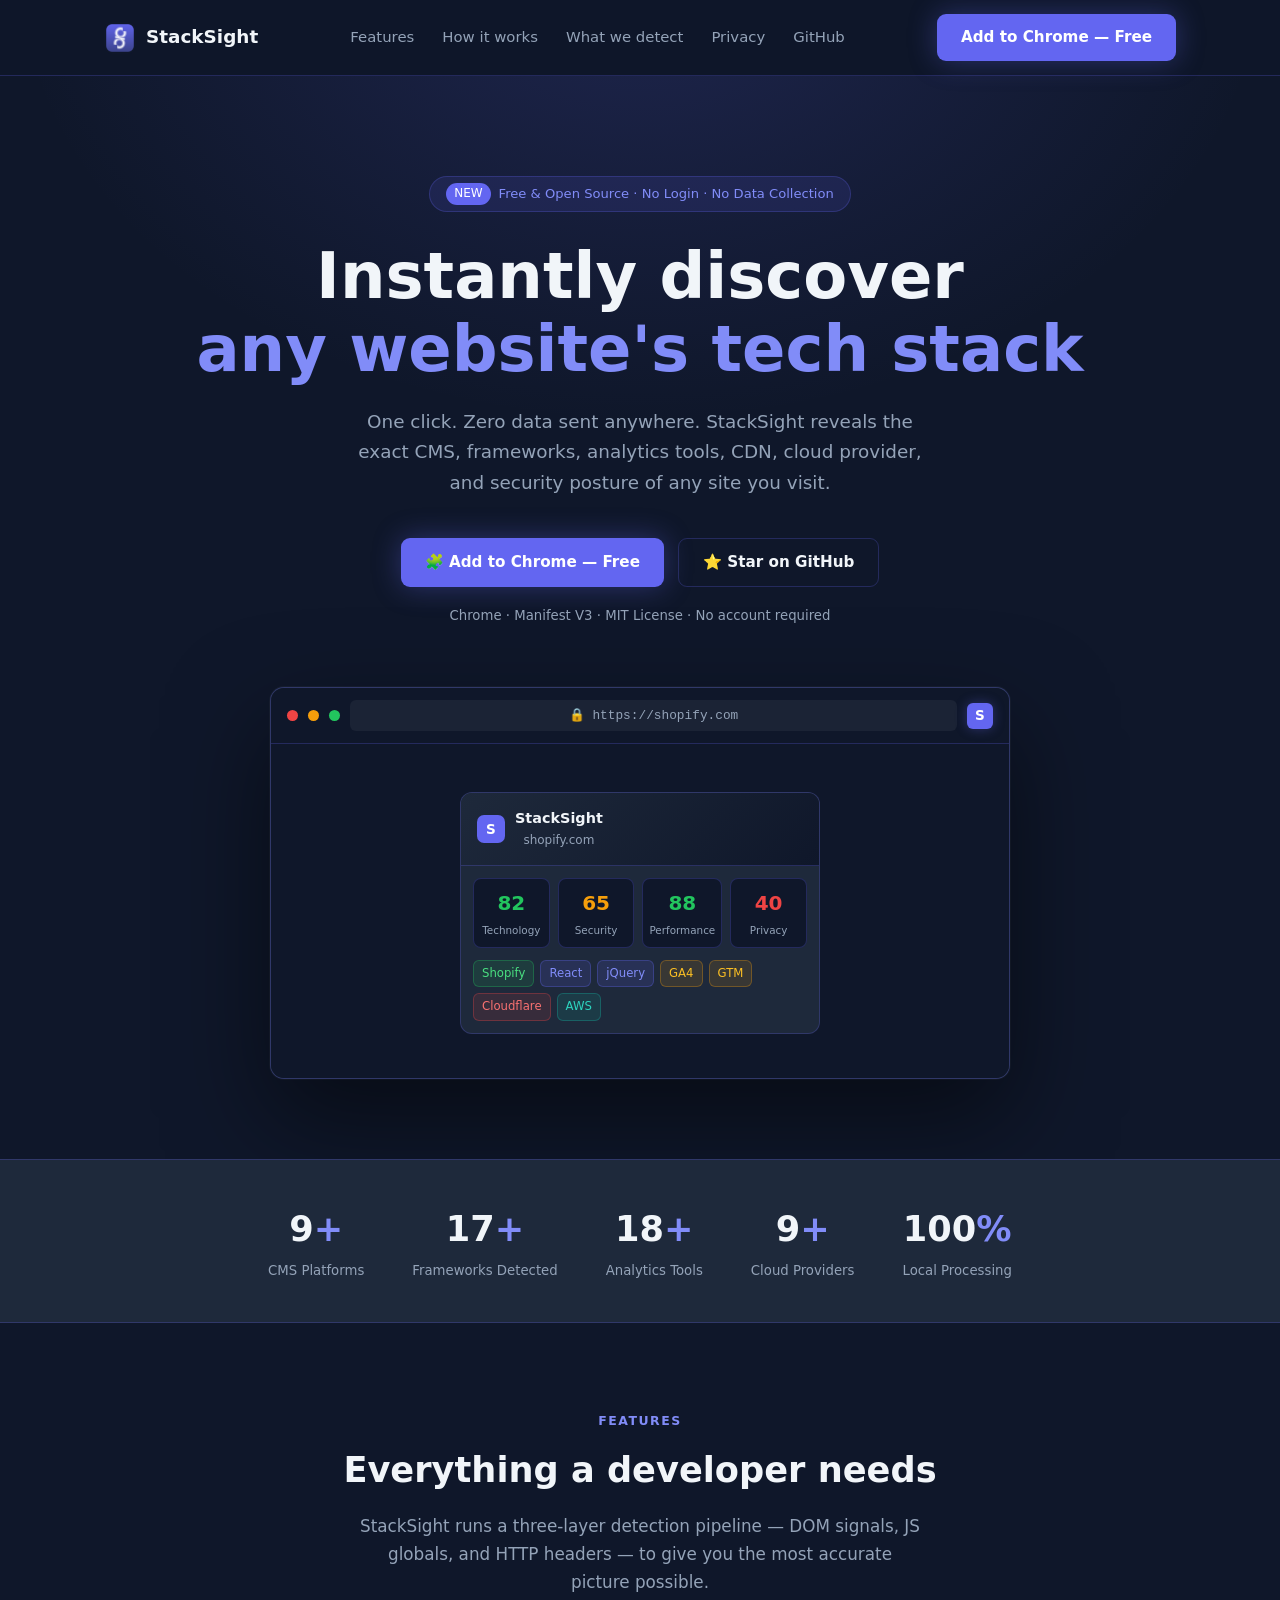
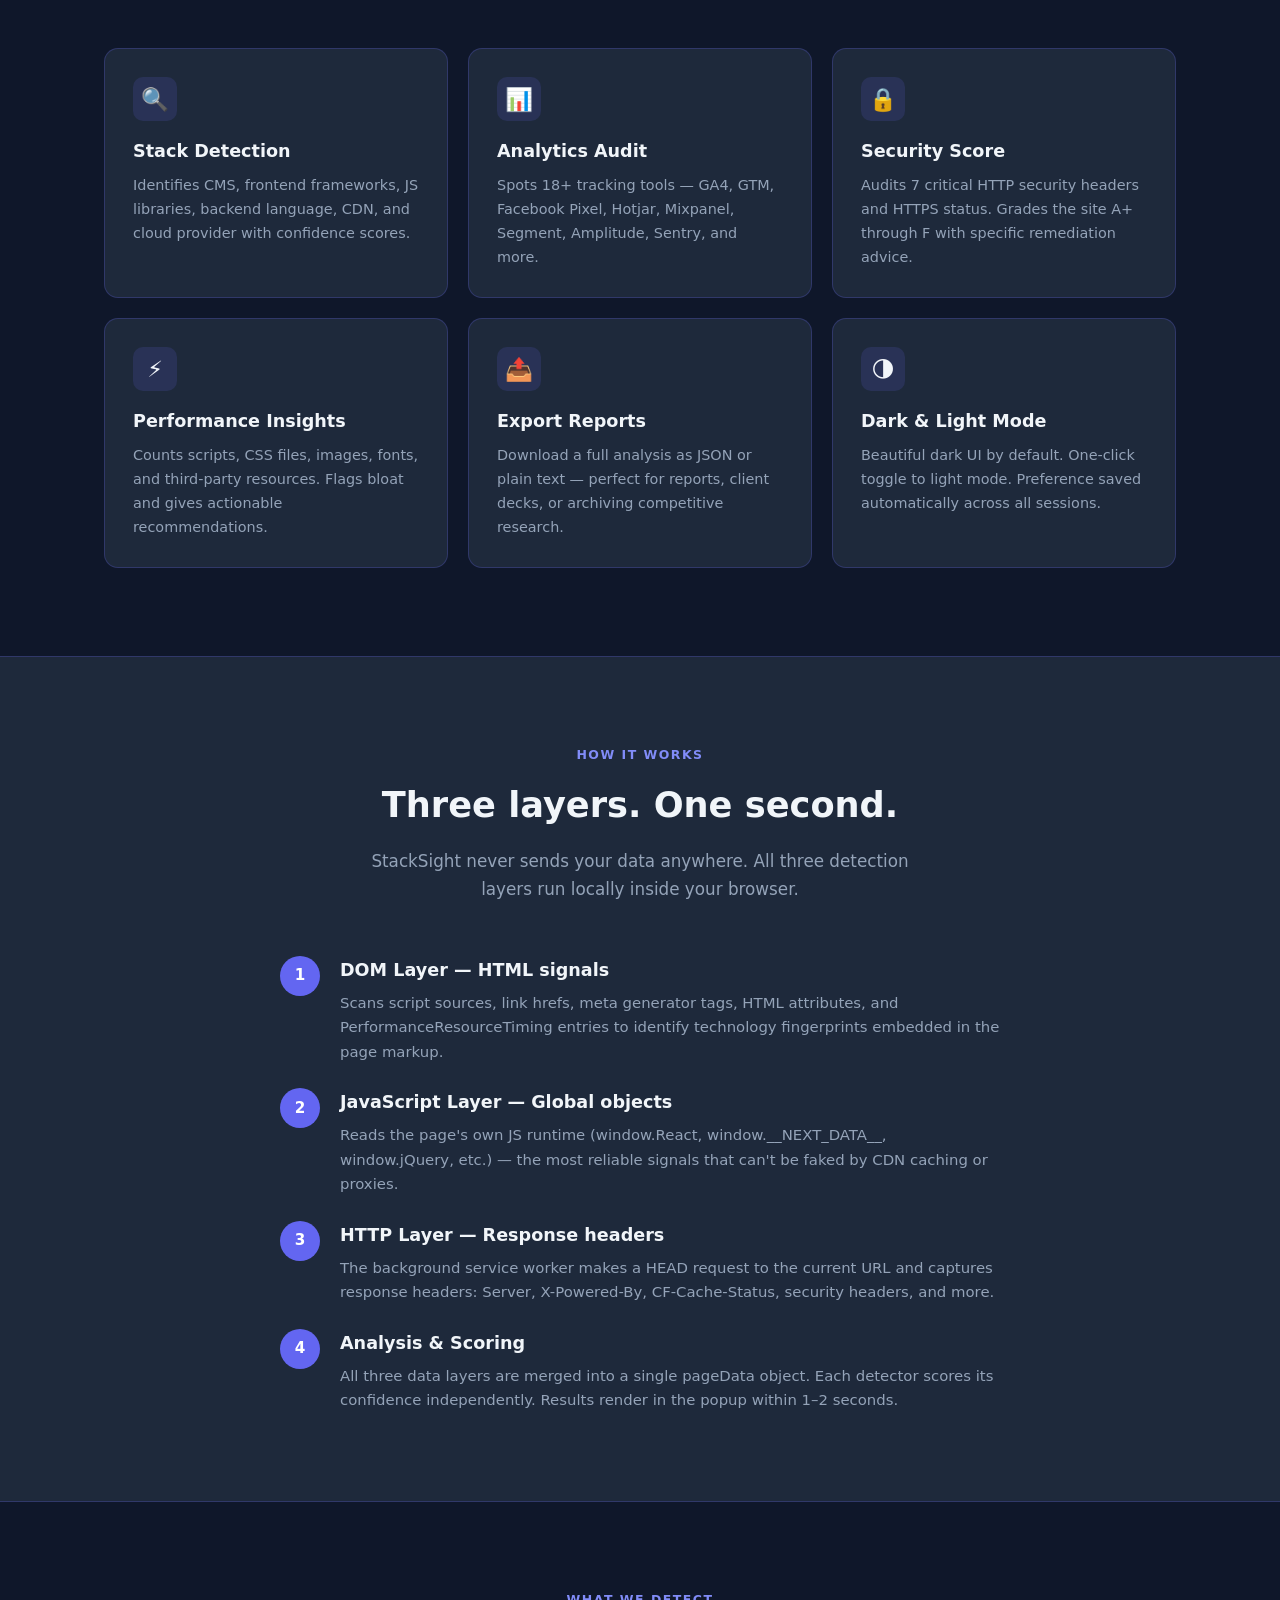
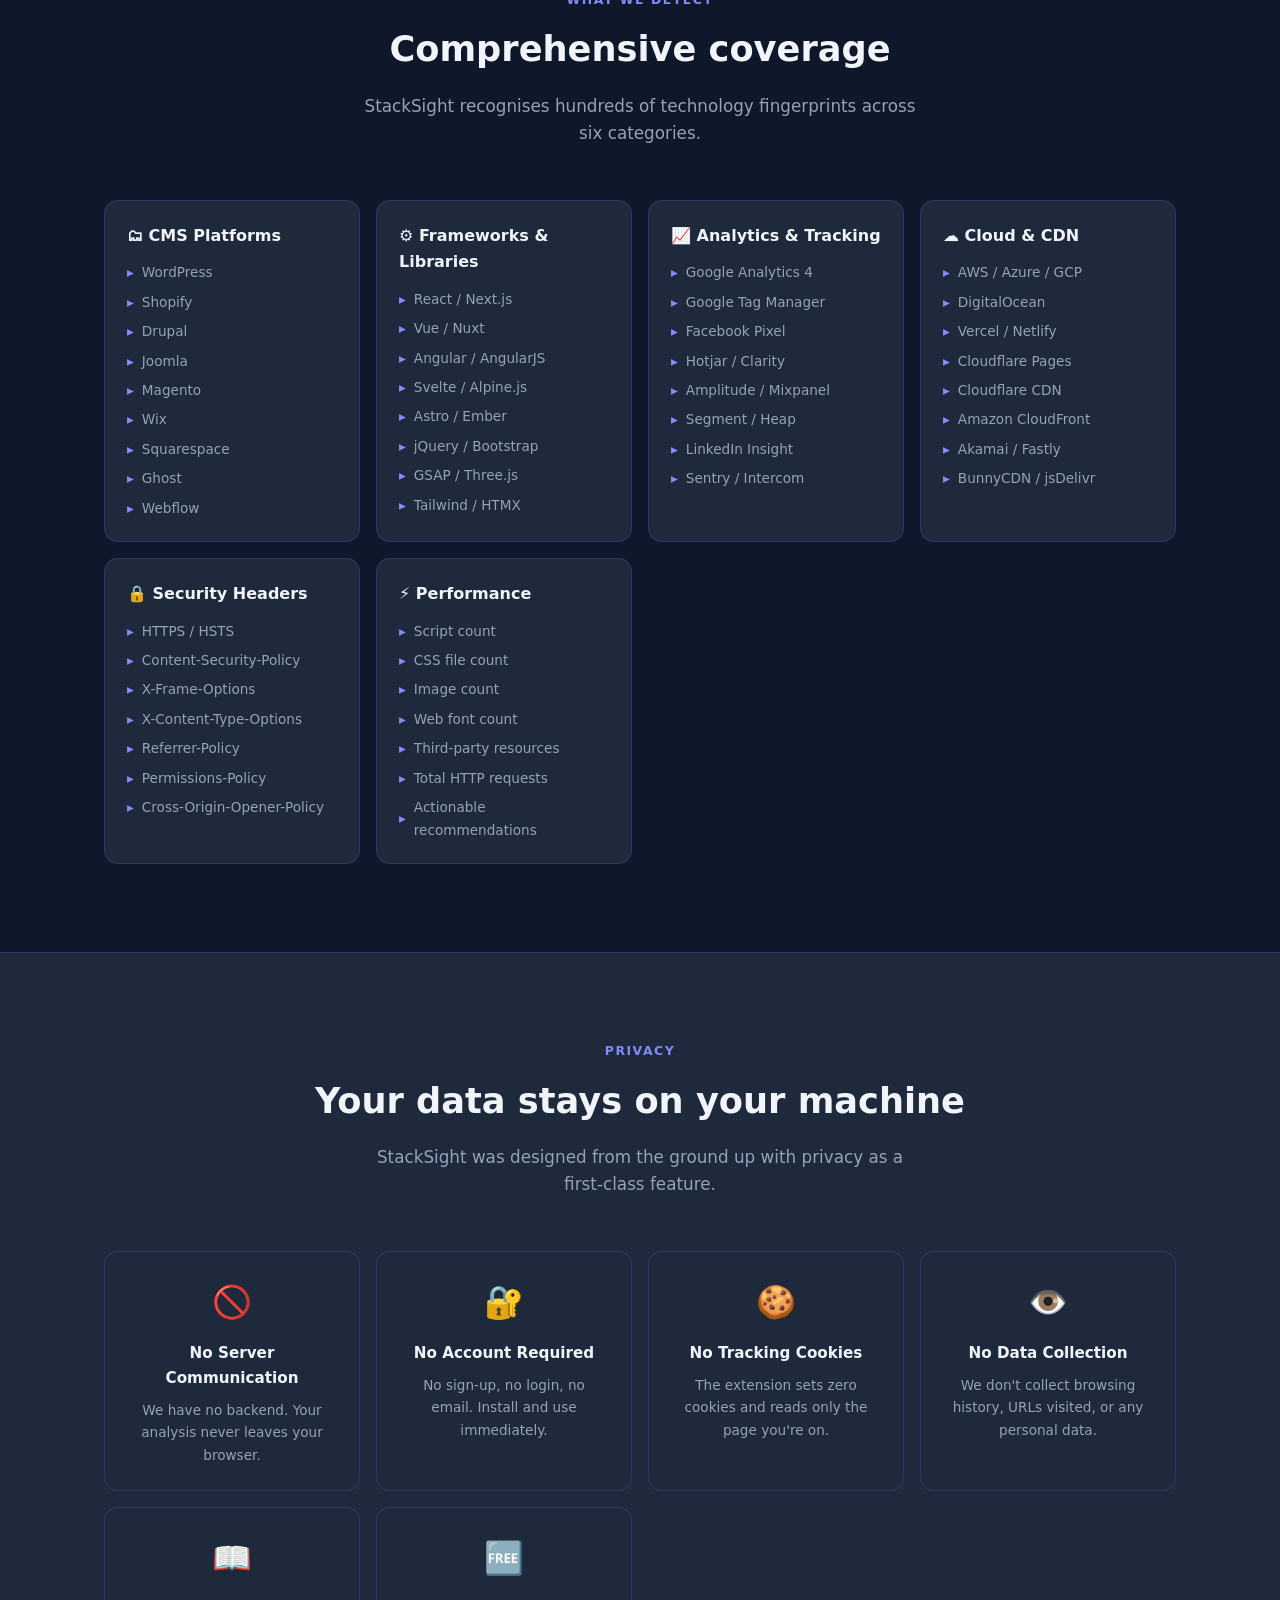
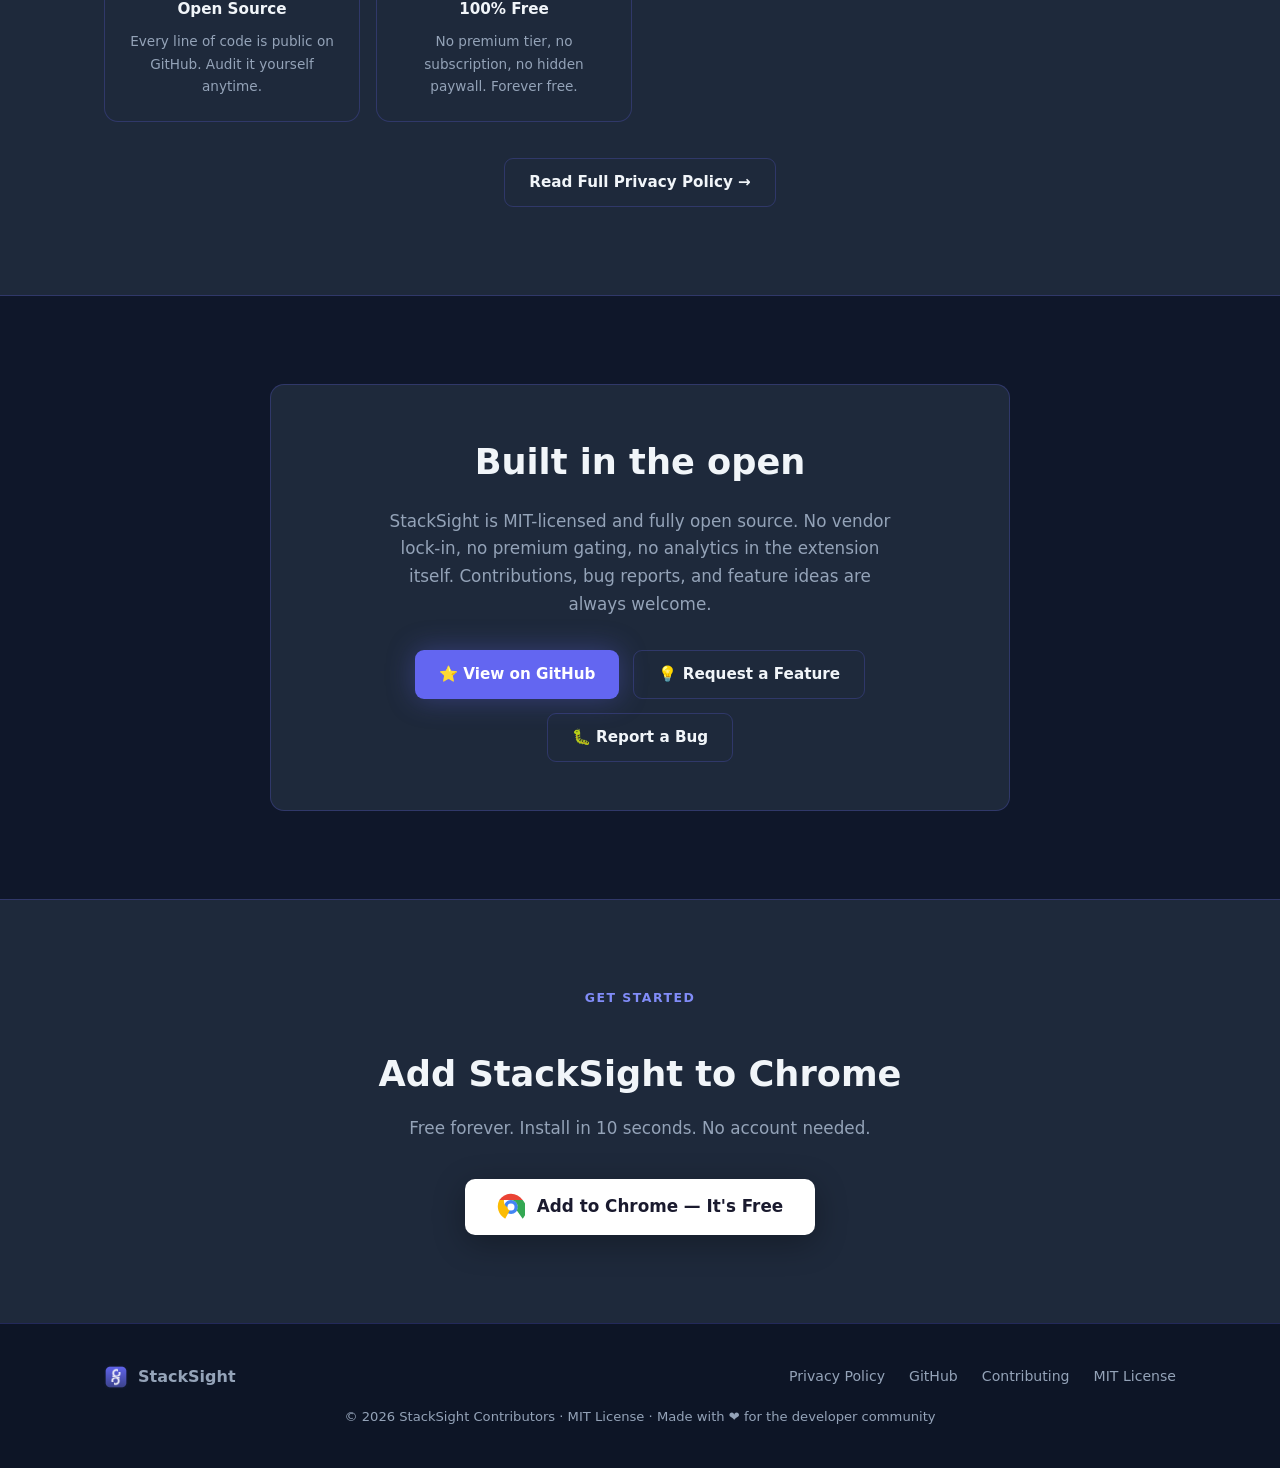
<file: docs/index.html>
<!DOCTYPE html>
<html lang="en">
<head>
  <meta charset="UTF-8" />
  <meta name="viewport" content="width=device-width, initial-scale=1.0" />
  <title>StackSight – Instantly Discover Any Website's Tech Stack</title>
  <meta name="description" content="Free, open-source Chrome Extension that detects the exact technology stack of any website — CMS, frameworks, analytics, CDN, cloud, security score and more. No login. No data collection. 100% local." />
  <meta property="og:title" content="StackSight – Tech Stack Detector" />
  <meta property="og:description" content="Free Chrome Extension. Detect any website's tech stack instantly. No login. No data collection." />
  <meta property="og:type" content="website" />
  <meta property="og:url" content="https://your-org.github.io/stacksight" />
  <meta name="twitter:card" content="summary_large_image" />
  <meta name="twitter:title" content="StackSight – Tech Stack Detector" />
  <meta name="twitter:description" content="Free Chrome Extension. Detect any website's tech stack instantly." />
  <link rel="icon" href="../assets/icon48.png" type="image/png" />
  <style>
    /* ── Reset & tokens ── */
    *, *::before, *::after { box-sizing: border-box; margin: 0; padding: 0; }
    :root {
      --bg:         #0f172a;
      --bg2:        #1e293b;
      --bg3:        #0d1526;
      --border:     rgba(99,102,241,.25);
      --accent:     #6366f1;
      --accent-lt:  #818cf8;
      --accent-glow:rgba(99,102,241,.35);
      --text:       #f1f5f9;
      --muted:      #94a3b8;
      --green:      #22c55e;
      --yellow:     #f59e0b;
      --red:        #ef4444;
      --radius:     14px;
      --font:       'Inter', system-ui, -apple-system, sans-serif;
      --mono:       'JetBrains Mono', 'Fira Code', monospace;
    }
    html { scroll-behavior: smooth; }
    body {
      font-family: var(--font);
      background: var(--bg);
      color: var(--text);
      line-height: 1.65;
      min-height: 100vh;
    }
    a { color: var(--accent-lt); text-decoration: none; }
    a:hover { text-decoration: underline; }
    img { max-width: 100%; display: block; }

    /* ── Typography ── */
    h1 { font-size: clamp(2.4rem, 5vw, 4rem); font-weight: 800; line-height: 1.15; }
    h2 { font-size: clamp(1.6rem, 3vw, 2.2rem); font-weight: 700; }
    h3 { font-size: 1.1rem; font-weight: 600; }
    p  { color: var(--muted); font-size: 1.05rem; }

    /* ── Layout ── */
    .container { max-width: 1120px; margin: 0 auto; padding: 0 24px; }
    section { padding: 88px 0; }

    /* ── NAV ── */
    nav {
      position: sticky; top: 0; z-index: 100;
      background: rgba(15,23,42,.85);
      backdrop-filter: blur(12px);
      border-bottom: 1px solid var(--border);
      padding: 14px 0;
    }
    .nav-inner {
      display: flex; align-items: center; justify-content: space-between;
      gap: 16px;
    }
    .nav-logo {
      display: flex; align-items: center; gap: 10px;
      font-weight: 700; font-size: 1.15rem; color: var(--text);
    }
    .nav-logo img { width: 32px; height: 32px; border-radius: 8px; }
    .nav-links { display: flex; gap: 28px; align-items: center; }
    .nav-links a { color: var(--muted); font-size: .93rem; transition: color .2s; }
    .nav-links a:hover { color: var(--text); text-decoration: none; }
    .btn {
      display: inline-flex; align-items: center; gap: 8px;
      padding: 11px 24px; border-radius: 9px; font-weight: 600; font-size: .95rem;
      transition: all .2s; cursor: pointer; border: none;
    }
    .btn-primary {
      background: var(--accent); color: #fff;
      box-shadow: 0 0 28px var(--accent-glow);
    }
    .btn-primary:hover { background: var(--accent-lt); text-decoration: none; transform: translateY(-1px); }
    .btn-outline {
      background: transparent; color: var(--text);
      border: 1px solid var(--border);
    }
    .btn-outline:hover { border-color: var(--accent); color: var(--accent-lt); text-decoration: none; }

    /* ── HERO ── */
    .hero {
      padding: 100px 0 80px;
      text-align: center;
      background: radial-gradient(ellipse 70% 60% at 50% -10%, rgba(99,102,241,.18) 0%, transparent 70%);
    }
    .hero-badge {
      display: inline-flex; align-items: center; gap: 8px;
      background: rgba(99,102,241,.12); border: 1px solid var(--border);
      border-radius: 99px; padding: 6px 16px; font-size: .82rem;
      color: var(--accent-lt); margin-bottom: 28px;
    }
    .hero-badge span { background: var(--accent); border-radius: 99px; padding: 1px 8px; color: #fff; font-size: .75rem; }
    .hero h1 { margin-bottom: 20px; }
    .hero h1 em { color: var(--accent-lt); font-style: normal; }
    .hero .sub {
      max-width: 580px; margin: 0 auto 40px; font-size: 1.15rem; color: var(--muted);
    }
    .hero-cta { display: flex; gap: 14px; justify-content: center; flex-wrap: wrap; }
    .hero-note { margin-top: 18px; font-size: .83rem; color: var(--muted); }

    /* ── BROWSER MOCKUP ── */
    .mockup-wrap { margin: 60px auto 0; max-width: 740px; }
    .browser {
      background: var(--bg2); border-radius: 14px;
      border: 1px solid var(--border);
      box-shadow: 0 40px 100px rgba(0,0,0,.5), 0 0 0 1px rgba(255,255,255,.04);
      overflow: hidden;
    }
    .browser-bar {
      background: var(--bg); padding: 12px 16px;
      display: flex; align-items: center; gap: 10px;
      border-bottom: 1px solid var(--border);
    }
    .dot { width: 11px; height: 11px; border-radius: 50%; }
    .dot-r { background: #ef4444; }
    .dot-y { background: #f59e0b; }
    .dot-g { background: #22c55e; }
    .url-bar {
      flex: 1; background: rgba(255,255,255,.05); border-radius: 6px;
      padding: 5px 12px; font-size: .8rem; color: var(--muted);
      font-family: var(--mono);
    }
    .ext-icon {
      width: 26px; height: 26px; background: var(--accent);
      border-radius: 6px; display: flex; align-items: center; justify-content: center;
      font-weight: 800; color: #fff; font-size: .85rem; cursor: pointer;
      box-shadow: 0 0 12px var(--accent-glow);
    }
    .popup-preview {
      margin: 20px auto; width: 360px;
      background: var(--bg2); border-radius: 12px; border: 1px solid var(--border);
      overflow: hidden; font-size: .82rem;
    }
    .pp-header {
      background: linear-gradient(135deg, #1e293b, #0f172a);
      padding: 14px 16px; border-bottom: 1px solid var(--border);
      display: flex; align-items: center; gap: 10px;
    }
    .pp-logo {
      width: 28px; height: 28px; background: var(--accent); border-radius: 7px;
      display: flex; align-items: center; justify-content: center;
      font-weight: 800; color: #fff; font-size: .85rem;
    }
    .pp-title { font-weight: 700; color: var(--text); font-size: .9rem; }
    .pp-url { color: var(--muted); font-size: .75rem; }
    .pp-scores {
      display: grid; grid-template-columns: repeat(4,1fr); gap: 8px; padding: 12px;
    }
    .pp-score {
      background: var(--bg); border-radius: 8px; padding: 8px 6px; text-align: center;
      border: 1px solid var(--border);
    }
    .pp-score-val { font-size: 1.25rem; font-weight: 800; color: var(--text); }
    .pp-score-val.green { color: var(--green); }
    .pp-score-val.yellow { color: var(--yellow); }
    .pp-score-val.red { color: var(--red); }
    .pp-score-label { font-size: .65rem; color: var(--muted); margin-top: 2px; }
    .pp-tags { padding: 0 12px 12px; display: flex; flex-wrap: wrap; gap: 6px; }
    .tag {
      background: rgba(99,102,241,.15); border: 1px solid rgba(99,102,241,.3);
      border-radius: 6px; padding: 3px 8px; font-size: .73rem; color: var(--accent-lt);
    }
    .tag.cms { background: rgba(34,197,94,.12); border-color: rgba(34,197,94,.3); color: #4ade80; }
    .tag.framework { background: rgba(99,102,241,.15); border-color: rgba(99,102,241,.3); color: var(--accent-lt); }
    .tag.analytics { background: rgba(245,158,11,.12); border-color: rgba(245,158,11,.3); color: #fbbf24; }
    .tag.cdn { background: rgba(239,68,68,.12); border-color: rgba(239,68,68,.3); color: #f87171; }
    .tag.cloud { background: rgba(20,184,166,.12); border-color: rgba(20,184,166,.3); color: #2dd4bf; }

    /* ── STATS BAR ── */
    .stats-bar {
      background: var(--bg2); border-top: 1px solid var(--border); border-bottom: 1px solid var(--border);
      padding: 40px 0;
    }
    .stats-inner {
      display: flex; justify-content: center; align-items: center;
      gap: 48px; flex-wrap: wrap;
    }
    .stat { text-align: center; }
    .stat-val { font-size: 2.2rem; font-weight: 800; color: var(--text); }
    .stat-val span { color: var(--accent-lt); }
    .stat-label { font-size: .83rem; color: var(--muted); margin-top: 2px; }

    /* ── FEATURES ── */
    .features-grid {
      display: grid; grid-template-columns: repeat(auto-fit, minmax(300px, 1fr)); gap: 20px;
    }
    .feat-card {
      background: var(--bg2); border: 1px solid var(--border); border-radius: var(--radius);
      padding: 28px; transition: border-color .2s, transform .2s;
    }
    .feat-card:hover { border-color: var(--accent); transform: translateY(-3px); }
    .feat-icon {
      width: 44px; height: 44px; background: rgba(99,102,241,.15); border-radius: 10px;
      display: flex; align-items: center; justify-content: center;
      font-size: 1.4rem; margin-bottom: 16px;
    }
    .feat-card h3 { color: var(--text); margin-bottom: 8px; }
    .feat-card p { font-size: .9rem; }

    /* ── HOW IT WORKS ── */
    .steps { display: flex; flex-direction: column; gap: 24px; max-width: 720px; margin: 0 auto; }
    .step { display: flex; gap: 20px; align-items: flex-start; }
    .step-num {
      flex-shrink: 0; width: 40px; height: 40px; border-radius: 50%;
      background: var(--accent); display: flex; align-items: center; justify-content: center;
      font-weight: 800; color: #fff; font-size: .95rem;
    }
    .step-body h3 { color: var(--text); margin-bottom: 6px; }
    .step-body p { font-size: .93rem; }

    /* ── DETECTIONS TABLE ── */
    .detections-grid {
      display: grid; grid-template-columns: repeat(auto-fit, minmax(240px, 1fr)); gap: 16px;
    }
    .det-card {
      background: var(--bg2); border: 1px solid var(--border); border-radius: var(--radius); padding: 22px;
    }
    .det-card h3 { color: var(--text); margin-bottom: 12px; font-size: 1rem; }
    .det-list { list-style: none; display: flex; flex-direction: column; gap: 7px; }
    .det-list li {
      font-size: .85rem; color: var(--muted);
      display: flex; align-items: center; gap: 8px;
    }
    .det-list li::before { content: '▸'; color: var(--accent-lt); }

    /* ── PRIVACY ── */
    .privacy-grid {
      display: grid; grid-template-columns: repeat(auto-fit, minmax(220px, 1fr)); gap: 16px;
    }
    .priv-card {
      background: var(--bg2); border: 1px solid var(--border); border-radius: var(--radius);
      padding: 24px; text-align: center;
    }
    .priv-icon { font-size: 2rem; margin-bottom: 12px; }
    .priv-card h3 { color: var(--text); margin-bottom: 8px; font-size: .95rem; }
    .priv-card p  { font-size: .85rem; }

    /* ── OPEN SOURCE ── */
    .oss-box {
      background: var(--bg2); border: 1px solid var(--border); border-radius: var(--radius);
      padding: 48px; text-align: center; max-width: 740px; margin: 0 auto;
    }
    .oss-box h2 { margin-bottom: 16px; }
    .oss-box p  { max-width: 520px; margin: 0 auto 32px; }
    .oss-cta { display: flex; gap: 14px; justify-content: center; flex-wrap: wrap; }

    /* ── CWS BADGE ── */
    .cws-section { text-align: center; }
    .cws-section h2 { margin-bottom: 12px; }
    .cws-section p  { max-width: 500px; margin: 0 auto 36px; }
    .cws-btn {
      display: inline-flex; align-items: center; gap: 12px;
      background: #fff; color: #1a1a2e;
      padding: 14px 32px; border-radius: 10px; font-weight: 700; font-size: 1.05rem;
      box-shadow: 0 8px 32px rgba(0,0,0,.3); transition: transform .2s, box-shadow .2s;
    }
    .cws-btn:hover { transform: translateY(-2px); box-shadow: 0 14px 40px rgba(0,0,0,.4); text-decoration: none; color: #1a1a2e; }
    .chrome-logo { width: 28px; height: 28px; }

    /* ── FOOTER ── */
    footer {
      background: var(--bg3); border-top: 1px solid var(--border);
      padding: 40px 0;
    }
    .footer-inner {
      display: flex; justify-content: space-between; align-items: center; flex-wrap: wrap; gap: 20px;
    }
    .footer-logo { display: flex; align-items: center; gap: 10px; font-weight: 700; color: var(--muted); }
    .footer-logo img { width: 24px; height: 24px; border-radius: 5px; }
    .footer-links { display: flex; gap: 24px; }
    .footer-links a { color: var(--muted); font-size: .88rem; transition: color .2s; }
    .footer-links a:hover { color: var(--text); text-decoration: none; }
    .footer-copy { color: var(--muted); font-size: .82rem; width: 100%; text-align: center; margin-top: 16px; }

    /* ── Section titles ── */
    .section-label {
      text-transform: uppercase; letter-spacing: .12em; font-size: .78rem;
      color: var(--accent-lt); font-weight: 600; margin-bottom: 10px;
    }
    .section-title { margin-bottom: 14px; }
    .section-sub { max-width: 560px; margin: 0 auto 52px; text-align: center; }
    .center { text-align: center; }

    /* ── Responsive ── */
    @media (max-width: 640px) {
      .nav-links { display: none; }
      .hero { padding: 70px 0 60px; }
      .stats-inner { gap: 28px; }
      .oss-box { padding: 30px 20px; }
      section { padding: 60px 0; }
    }
  </style>
</head>
<body>

<!-- ── NAV ───────────────────────────────────────────── -->
<nav>
  <div class="container nav-inner">
    <a href="#" class="nav-logo" style="text-decoration:none">
      <img src="../assets/icon48.png" alt="StackSight icon" />
      StackSight
    </a>
    <div class="nav-links">
      <a href="#features">Features</a>
      <a href="#how-it-works">How it works</a>
      <a href="#detections">What we detect</a>
      <a href="#privacy">Privacy</a>
      <a href="https://github.com/vetrisuriya/stacksight" target="_blank" rel="noopener">GitHub</a>
    </div>
    <a class="btn btn-primary" href="https://chrome.google.com/webstore/detail/stacksight" target="_blank" rel="noopener">
      Add to Chrome — Free
    </a>
  </div>
</nav>

<!-- ── HERO ──────────────────────────────────────────── -->
<section class="hero">
  <div class="container">
    <div class="hero-badge">
      <span>NEW</span> Free &amp; Open Source · No Login · No Data Collection
    </div>
    <h1>
      Instantly discover<br />
      <em>any website's tech stack</em>
    </h1>
    <p class="sub">
      One click. Zero data sent anywhere. StackSight reveals the exact CMS, frameworks,
      analytics tools, CDN, cloud provider, and security posture of any site you visit.
    </p>
    <div class="hero-cta">
      <a class="btn btn-primary" href="https://chrome.google.com/webstore/detail/stacksight" target="_blank" rel="noopener">
        🧩 Add to Chrome — Free
      </a>
      <a class="btn btn-outline" href="https://github.com/vetrisuriya/stacksight" target="_blank" rel="noopener">
        ⭐ Star on GitHub
      </a>
    </div>
    <p class="hero-note">Chrome · Manifest V3 · MIT License · No account required</p>

    <!-- Browser mockup -->
    <div class="mockup-wrap">
      <div class="browser">
        <div class="browser-bar">
          <span class="dot dot-r"></span>
          <span class="dot dot-y"></span>
          <span class="dot dot-g"></span>
          <div class="url-bar">🔒 https://shopify.com</div>
          <div class="ext-icon">S</div>
        </div>
        <div style="display:flex;justify-content:center;padding:28px 0 24px;background:var(--bg);">
          <div class="popup-preview">
            <div class="pp-header">
              <div class="pp-logo">S</div>
              <div>
                <div class="pp-title">StackSight</div>
                <div class="pp-url">shopify.com</div>
              </div>
            </div>
            <div class="pp-scores">
              <div class="pp-score">
                <div class="pp-score-val green">82</div>
                <div class="pp-score-label">Technology</div>
              </div>
              <div class="pp-score">
                <div class="pp-score-val yellow">65</div>
                <div class="pp-score-label">Security</div>
              </div>
              <div class="pp-score">
                <div class="pp-score-val green">88</div>
                <div class="pp-score-label">Performance</div>
              </div>
              <div class="pp-score">
                <div class="pp-score-val red">40</div>
                <div class="pp-score-label">Privacy</div>
              </div>
            </div>
            <div class="pp-tags">
              <span class="tag cms">Shopify</span>
              <span class="tag framework">React</span>
              <span class="tag framework">jQuery</span>
              <span class="tag analytics">GA4</span>
              <span class="tag analytics">GTM</span>
              <span class="tag cdn">Cloudflare</span>
              <span class="tag cloud">AWS</span>
            </div>
          </div>
        </div>
      </div>
    </div>
  </div>
</section>

<!-- ── STATS ─────────────────────────────────────────── -->
<div class="stats-bar">
  <div class="container stats-inner">
    <div class="stat">
      <div class="stat-val">9<span>+</span></div>
      <div class="stat-label">CMS Platforms</div>
    </div>
    <div class="stat">
      <div class="stat-val">17<span>+</span></div>
      <div class="stat-label">Frameworks Detected</div>
    </div>
    <div class="stat">
      <div class="stat-val">18<span>+</span></div>
      <div class="stat-label">Analytics Tools</div>
    </div>
    <div class="stat">
      <div class="stat-val">9<span>+</span></div>
      <div class="stat-label">Cloud Providers</div>
    </div>
    <div class="stat">
      <div class="stat-val">100<span>%</span></div>
      <div class="stat-label">Local Processing</div>
    </div>
  </div>
</div>

<!-- ── FEATURES ──────────────────────────────────────── -->
<section id="features">
  <div class="container">
    <div class="center">
      <p class="section-label">Features</p>
      <h2 class="section-title">Everything a developer needs</h2>
    </div>
    <p class="section-sub">
      StackSight runs a three-layer detection pipeline — DOM signals, JS globals, and HTTP headers —
      to give you the most accurate picture possible.
    </p>
    <div class="features-grid">
      <div class="feat-card">
        <div class="feat-icon">🔍</div>
        <h3>Stack Detection</h3>
        <p>Identifies CMS, frontend frameworks, JS libraries, backend language, CDN, and cloud provider with confidence scores.</p>
      </div>
      <div class="feat-card">
        <div class="feat-icon">📊</div>
        <h3>Analytics Audit</h3>
        <p>Spots 18+ tracking tools — GA4, GTM, Facebook Pixel, Hotjar, Mixpanel, Segment, Amplitude, Sentry, and more.</p>
      </div>
      <div class="feat-card">
        <div class="feat-icon">🔒</div>
        <h3>Security Score</h3>
        <p>Audits 7 critical HTTP security headers and HTTPS status. Grades the site A+ through F with specific remediation advice.</p>
      </div>
      <div class="feat-card">
        <div class="feat-icon">⚡</div>
        <h3>Performance Insights</h3>
        <p>Counts scripts, CSS files, images, fonts, and third-party resources. Flags bloat and gives actionable recommendations.</p>
      </div>
      <div class="feat-card">
        <div class="feat-icon">📤</div>
        <h3>Export Reports</h3>
        <p>Download a full analysis as JSON or plain text — perfect for reports, client decks, or archiving competitive research.</p>
      </div>
      <div class="feat-card">
        <div class="feat-icon">🌗</div>
        <h3>Dark &amp; Light Mode</h3>
        <p>Beautiful dark UI by default. One-click toggle to light mode. Preference saved automatically across all sessions.</p>
      </div>
    </div>
  </div>
</section>

<!-- ── HOW IT WORKS ───────────────────────────────────── -->
<section id="how-it-works" style="background:var(--bg2); border-top:1px solid var(--border); border-bottom:1px solid var(--border);">
  <div class="container">
    <div class="center">
      <p class="section-label">How it works</p>
      <h2 class="section-title">Three layers. One second.</h2>
    </div>
    <p class="section-sub">
      StackSight never sends your data anywhere. All three detection layers run locally inside your browser.
    </p>
    <div class="steps">
      <div class="step">
        <div class="step-num">1</div>
        <div class="step-body">
          <h3>DOM Layer — HTML signals</h3>
          <p>Scans script sources, link hrefs, meta generator tags, HTML attributes, and PerformanceResourceTiming entries to identify technology fingerprints embedded in the page markup.</p>
        </div>
      </div>
      <div class="step">
        <div class="step-num">2</div>
        <div class="step-body">
          <h3>JavaScript Layer — Global objects</h3>
          <p>Reads the page's own JS runtime (window.React, window.__NEXT_DATA__, window.jQuery, etc.) — the most reliable signals that can't be faked by CDN caching or proxies.</p>
        </div>
      </div>
      <div class="step">
        <div class="step-num">3</div>
        <div class="step-body">
          <h3>HTTP Layer — Response headers</h3>
          <p>The background service worker makes a HEAD request to the current URL and captures response headers: Server, X-Powered-By, CF-Cache-Status, security headers, and more.</p>
        </div>
      </div>
      <div class="step">
        <div class="step-num">4</div>
        <div class="step-body">
          <h3>Analysis &amp; Scoring</h3>
          <p>All three data layers are merged into a single pageData object. Each detector scores its confidence independently. Results render in the popup within 1–2 seconds.</p>
        </div>
      </div>
    </div>
  </div>
</section>

<!-- ── WHAT WE DETECT ─────────────────────────────────── -->
<section id="detections">
  <div class="container">
    <div class="center">
      <p class="section-label">What we detect</p>
      <h2 class="section-title">Comprehensive coverage</h2>
    </div>
    <p class="section-sub">
      StackSight recognises hundreds of technology fingerprints across six categories.
    </p>
    <div class="detections-grid">
      <div class="det-card">
        <h3>🗂 CMS Platforms</h3>
        <ul class="det-list">
          <li>WordPress</li>
          <li>Shopify</li>
          <li>Drupal</li>
          <li>Joomla</li>
          <li>Magento</li>
          <li>Wix</li>
          <li>Squarespace</li>
          <li>Ghost</li>
          <li>Webflow</li>
        </ul>
      </div>
      <div class="det-card">
        <h3>⚙️ Frameworks &amp; Libraries</h3>
        <ul class="det-list">
          <li>React / Next.js</li>
          <li>Vue / Nuxt</li>
          <li>Angular / AngularJS</li>
          <li>Svelte / Alpine.js</li>
          <li>Astro / Ember</li>
          <li>jQuery / Bootstrap</li>
          <li>GSAP / Three.js</li>
          <li>Tailwind / HTMX</li>
        </ul>
      </div>
      <div class="det-card">
        <h3>📈 Analytics &amp; Tracking</h3>
        <ul class="det-list">
          <li>Google Analytics 4</li>
          <li>Google Tag Manager</li>
          <li>Facebook Pixel</li>
          <li>Hotjar / Clarity</li>
          <li>Amplitude / Mixpanel</li>
          <li>Segment / Heap</li>
          <li>LinkedIn Insight</li>
          <li>Sentry / Intercom</li>
        </ul>
      </div>
      <div class="det-card">
        <h3>☁️ Cloud &amp; CDN</h3>
        <ul class="det-list">
          <li>AWS / Azure / GCP</li>
          <li>DigitalOcean</li>
          <li>Vercel / Netlify</li>
          <li>Cloudflare Pages</li>
          <li>Cloudflare CDN</li>
          <li>Amazon CloudFront</li>
          <li>Akamai / Fastly</li>
          <li>BunnyCDN / jsDelivr</li>
        </ul>
      </div>
      <div class="det-card">
        <h3>🔒 Security Headers</h3>
        <ul class="det-list">
          <li>HTTPS / HSTS</li>
          <li>Content-Security-Policy</li>
          <li>X-Frame-Options</li>
          <li>X-Content-Type-Options</li>
          <li>Referrer-Policy</li>
          <li>Permissions-Policy</li>
          <li>Cross-Origin-Opener-Policy</li>
        </ul>
      </div>
      <div class="det-card">
        <h3>⚡ Performance</h3>
        <ul class="det-list">
          <li>Script count</li>
          <li>CSS file count</li>
          <li>Image count</li>
          <li>Web font count</li>
          <li>Third-party resources</li>
          <li>Total HTTP requests</li>
          <li>Actionable recommendations</li>
        </ul>
      </div>
    </div>
  </div>
</section>

<!-- ── PRIVACY ────────────────────────────────────────── -->
<section id="privacy" style="background:var(--bg2); border-top:1px solid var(--border); border-bottom:1px solid var(--border);">
  <div class="container">
    <div class="center">
      <p class="section-label">Privacy</p>
      <h2 class="section-title">Your data stays on your machine</h2>
    </div>
    <p class="section-sub">
      StackSight was designed from the ground up with privacy as a first-class feature.
    </p>
    <div class="privacy-grid">
      <div class="priv-card">
        <div class="priv-icon">🚫</div>
        <h3>No Server Communication</h3>
        <p>We have no backend. Your analysis never leaves your browser.</p>
      </div>
      <div class="priv-card">
        <div class="priv-icon">🔐</div>
        <h3>No Account Required</h3>
        <p>No sign-up, no login, no email. Install and use immediately.</p>
      </div>
      <div class="priv-card">
        <div class="priv-icon">🍪</div>
        <h3>No Tracking Cookies</h3>
        <p>The extension sets zero cookies and reads only the page you're on.</p>
      </div>
      <div class="priv-card">
        <div class="priv-icon">👁️</div>
        <h3>No Data Collection</h3>
        <p>We don't collect browsing history, URLs visited, or any personal data.</p>
      </div>
      <div class="priv-card">
        <div class="priv-icon">📖</div>
        <h3>Open Source</h3>
        <p>Every line of code is public on GitHub. Audit it yourself anytime.</p>
      </div>
      <div class="priv-card">
        <div class="priv-icon">🆓</div>
        <h3>100% Free</h3>
        <p>No premium tier, no subscription, no hidden paywall. Forever free.</p>
      </div>
    </div>
    <div style="text-align:center;margin-top:36px;">
      <a href="privacy.html" class="btn btn-outline">Read Full Privacy Policy →</a>
    </div>
  </div>
</section>

<!-- ── OPEN SOURCE ─────────────────────────────────────── -->
<section id="opensource">
  <div class="container">
    <div class="oss-box">
      <h2>Built in the open</h2>
      <p>
        StackSight is MIT-licensed and fully open source. No vendor lock-in, no premium gating,
        no analytics in the extension itself. Contributions, bug reports, and feature ideas
        are always welcome.
      </p>
      <div class="oss-cta">
        <a class="btn btn-primary" href="https://github.com/vetrisuriya/stacksight" target="_blank" rel="noopener">
          ⭐ View on GitHub
        </a>
        <a class="btn btn-outline" href="https://github.com/vetrisuriya/stacksight/issues/new?template=feature_request.md" target="_blank" rel="noopener">
          💡 Request a Feature
        </a>
        <a class="btn btn-outline" href="https://github.com/vetrisuriya/stacksight/issues/new?template=bug_report.md" target="_blank" rel="noopener">
          🐛 Report a Bug
        </a>
      </div>
    </div>
  </div>
</section>

<!-- ── CWS CTA ─────────────────────────────────────────── -->
<section class="cws-section" style="background:var(--bg2); border-top:1px solid var(--border);">
  <div class="container">
    <p class="section-label center">Get started</p>
    <h2>Add StackSight to Chrome</h2>
    <p>Free forever. Install in 10 seconds. No account needed.</p>
    <a class="cws-btn" href="https://chrome.google.com/webstore/detail/stacksight" target="_blank" rel="noopener">
      <svg class="chrome-logo" viewBox="0 0 48 48" xmlns="http://www.w3.org/2000/svg">
        <circle cx="24" cy="24" r="24" fill="#fff"/>
        <circle cx="24" cy="24" r="12" fill="#4285F4"/>
        <path d="M24 12h20a24 24 0 0 0-40 0z" fill="#EA4335"/>
        <path d="M4 12A24 24 0 0 0 14 44L24 26A12 12 0 0 1 12 12z" fill="#FBBC05"/>
        <path d="M44 12H24a12 12 0 0 1 10 18l10 14A24 24 0 0 0 44 12z" fill="#34A853"/>
        <circle cx="24" cy="24" r="6" fill="#fff"/>
      </svg>
      Add to Chrome — It's Free
    </a>
  </div>
</section>

<!-- ── FOOTER ─────────────────────────────────────────── -->
<footer>
  <div class="container">
    <div class="footer-inner">
      <div class="footer-logo">
        <img src="../assets/icon48.png" alt="StackSight" />
        StackSight
      </div>
      <div class="footer-links">
        <a href="privacy.html">Privacy Policy</a>
        <a href="https://github.com/vetrisuriya/stacksight" target="_blank" rel="noopener">GitHub</a>
        <a href="https://github.com/vetrisuriya/stacksight/blob/main/CONTRIBUTING.md" target="_blank" rel="noopener">Contributing</a>
        <a href="https://github.com/vetrisuriya/stacksight/blob/main/LICENSE" target="_blank" rel="noopener">MIT License</a>
      </div>
    </div>
    <div class="footer-copy">
      © 2026 StackSight Contributors · MIT License · Made with ❤️ for the developer community
    </div>
  </div>
</footer>

</body>
</html>
</file>
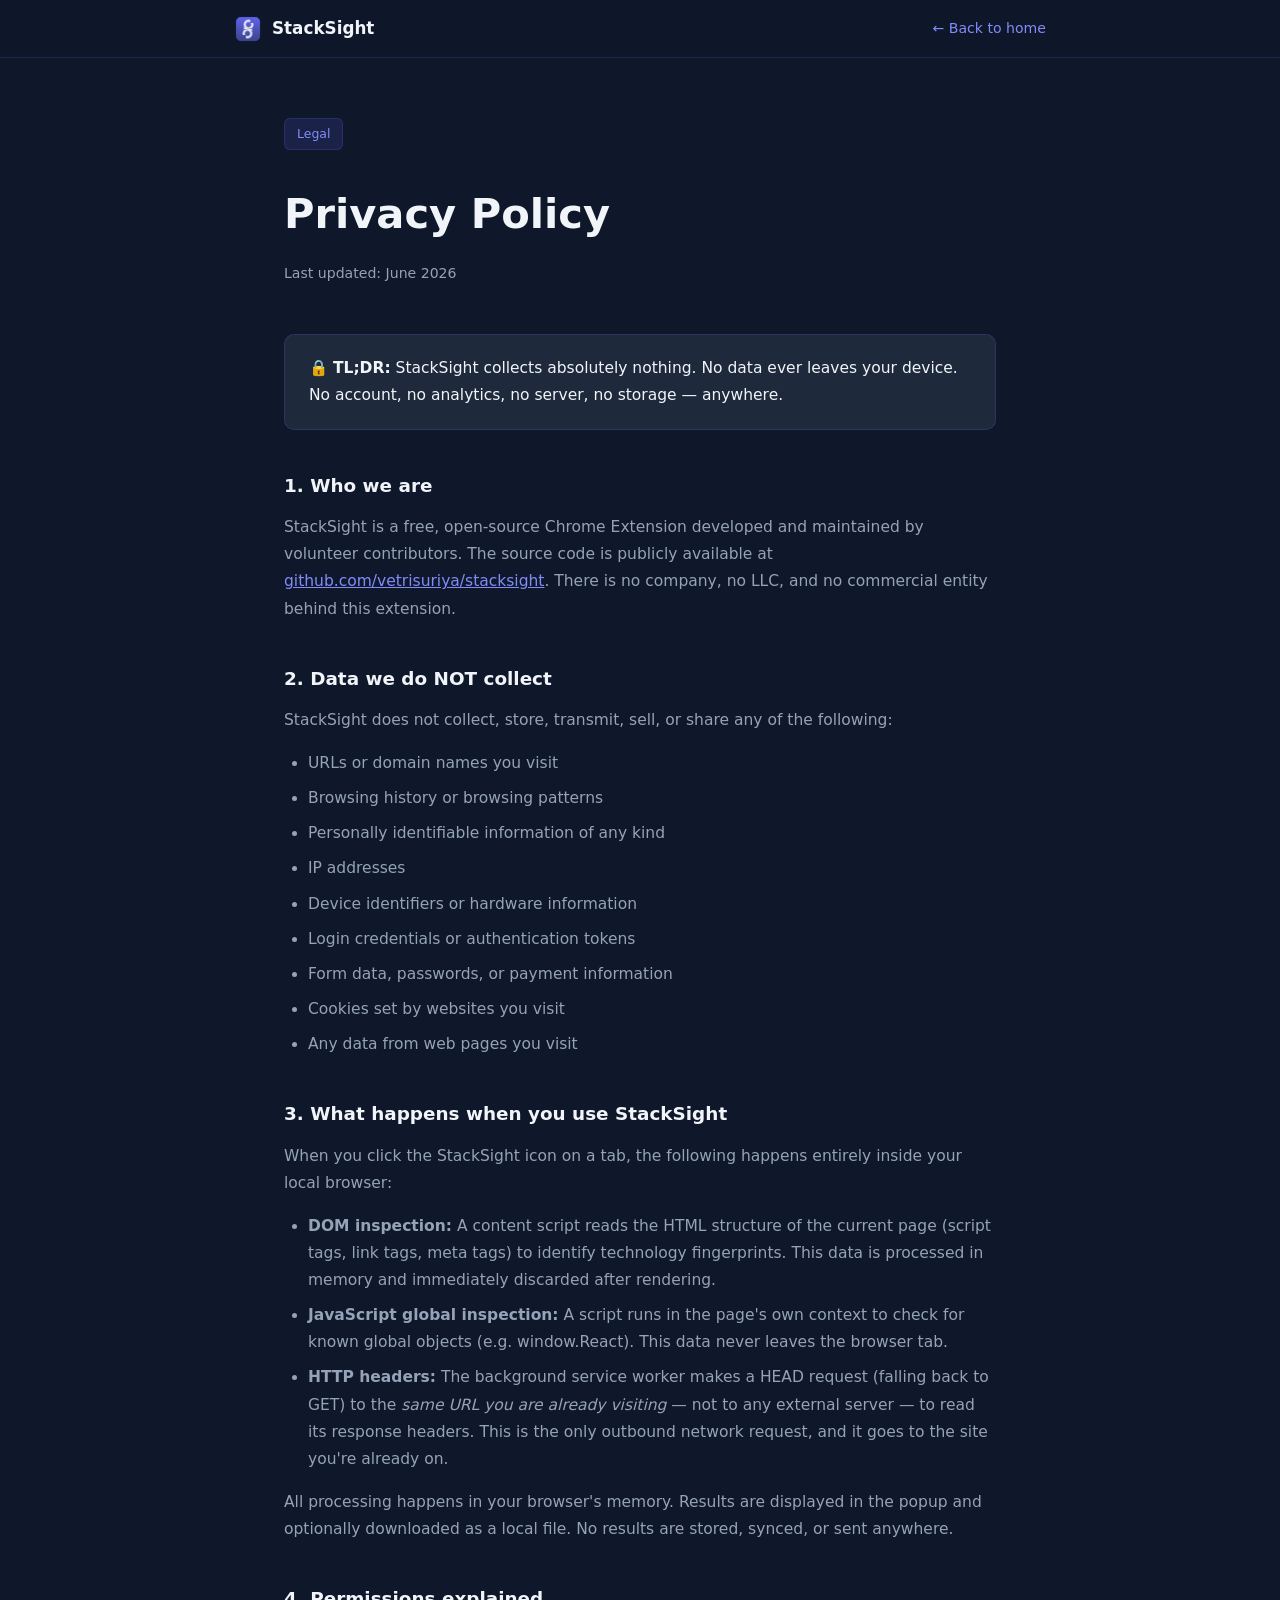
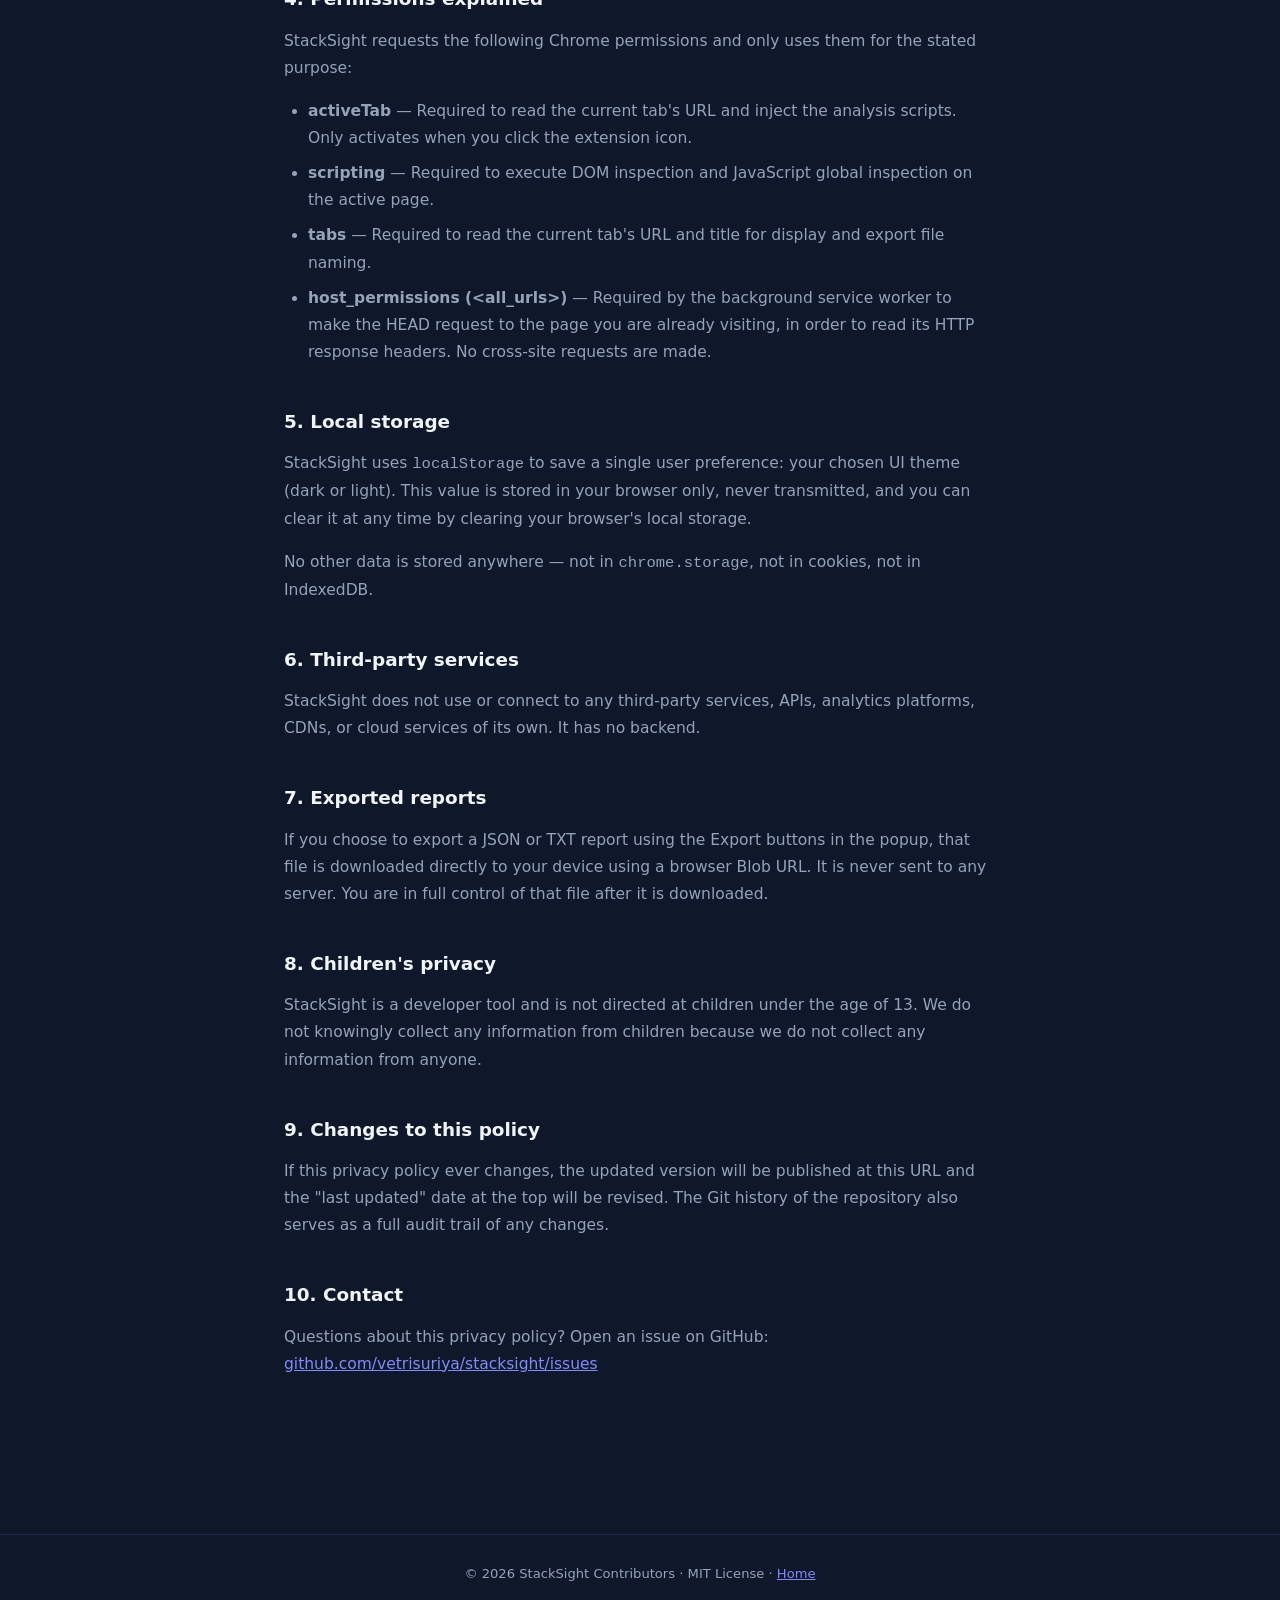
<file: docs/privacy.html>
<!DOCTYPE html>
<html lang="en">
<head>
  <meta charset="UTF-8" />
  <meta name="viewport" content="width=device-width, initial-scale=1.0" />
  <title>Privacy Policy – StackSight</title>
  <meta name="description" content="StackSight Privacy Policy — no data collected, no servers, no accounts." />
  <link rel="icon" href="../assets/icon48.png" type="image/png" />
  <style>
    *, *::before, *::after { box-sizing: border-box; margin: 0; padding: 0; }
    :root {
      --bg:       #0f172a;
      --bg2:      #1e293b;
      --border:   rgba(99,102,241,.2);
      --accent:   #6366f1;
      --accent-lt:#818cf8;
      --text:     #f1f5f9;
      --muted:    #94a3b8;
    }
    body {
      font-family: 'Inter', system-ui, sans-serif;
      background: var(--bg); color: var(--text);
      line-height: 1.75; min-height: 100vh;
    }
    nav {
      border-bottom: 1px solid var(--border);
      padding: 14px 0; background: rgba(15,23,42,.9);
      backdrop-filter: blur(10px);
    }
    .nav-inner { max-width: 860px; margin: 0 auto; padding: 0 24px;
      display: flex; align-items: center; justify-content: space-between; }
    .logo { display: flex; align-items: center; gap: 10px;
      text-decoration: none; font-weight: 700; color: var(--text); font-size: 1.05rem; }
    .logo img { width: 28px; height: 28px; border-radius: 7px; }
    .back { color: var(--accent-lt); font-size: .88rem; text-decoration: none; }
    .back:hover { text-decoration: underline; }
    main { max-width: 760px; margin: 60px auto; padding: 0 24px 80px; }
    .badge {
      display: inline-block; background: rgba(99,102,241,.15);
      border: 1px solid var(--border); border-radius: 6px;
      padding: 4px 12px; font-size: .78rem; color: var(--accent-lt);
      margin-bottom: 28px;
    }
    h1 { font-size: clamp(1.8rem, 4vw, 2.6rem); font-weight: 800; margin-bottom: 10px; }
    .updated { color: var(--muted); font-size: .88rem; margin-bottom: 48px; }
    h2 { font-size: 1.15rem; font-weight: 700; color: var(--text); margin: 40px 0 12px; }
    p  { color: var(--muted); margin-bottom: 16px; font-size: .97rem; }
    ul { color: var(--muted); padding-left: 24px; margin-bottom: 16px; }
    li { margin-bottom: 8px; font-size: .97rem; }
    .highlight {
      background: var(--bg2); border: 1px solid var(--border); border-radius: 10px;
      padding: 20px 24px; margin: 28px 0;
    }
    .highlight p { margin: 0; color: var(--text); font-weight: 500; }
    a { color: var(--accent-lt); }
    a:hover { text-decoration: underline; }
    footer { text-align: center; padding: 28px; color: var(--muted); font-size: .82rem;
      border-top: 1px solid var(--border); }
  </style>
</head>
<body>

<nav>
  <div class="nav-inner">
    <a href="index.html" class="logo">
      <img src="../assets/icon48.png" alt="StackSight" />
      StackSight
    </a>
    <a href="index.html" class="back">← Back to home</a>
  </div>
</nav>

<main>
  <div class="badge">Legal</div>
  <h1>Privacy Policy</h1>
  <p class="updated">Last updated: June 2026</p>

  <div class="highlight">
    <p>
      🔒 <strong>TL;DR:</strong> StackSight collects absolutely nothing. No data ever leaves your device.
      No account, no analytics, no server, no storage — anywhere.
    </p>
  </div>

  <h2>1. Who we are</h2>
  <p>
    StackSight is a free, open-source Chrome Extension developed and maintained by volunteer contributors.
    The source code is publicly available at
    <a href="https://github.com/vetrisuriya/stacksight" target="_blank" rel="noopener">github.com/vetrisuriya/stacksight</a>.
    There is no company, no LLC, and no commercial entity behind this extension.
  </p>

  <h2>2. Data we do NOT collect</h2>
  <p>StackSight does not collect, store, transmit, sell, or share any of the following:</p>
  <ul>
    <li>URLs or domain names you visit</li>
    <li>Browsing history or browsing patterns</li>
    <li>Personally identifiable information of any kind</li>
    <li>IP addresses</li>
    <li>Device identifiers or hardware information</li>
    <li>Login credentials or authentication tokens</li>
    <li>Form data, passwords, or payment information</li>
    <li>Cookies set by websites you visit</li>
    <li>Any data from web pages you visit</li>
  </ul>

  <h2>3. What happens when you use StackSight</h2>
  <p>
    When you click the StackSight icon on a tab, the following happens entirely inside your local browser:
  </p>
  <ul>
    <li>
      <strong>DOM inspection:</strong> A content script reads the HTML structure of the current page
      (script tags, link tags, meta tags) to identify technology fingerprints. This data is processed
      in memory and immediately discarded after rendering.
    </li>
    <li>
      <strong>JavaScript global inspection:</strong> A script runs in the page's own context to check
      for known global objects (e.g. window.React). This data never leaves the browser tab.
    </li>
    <li>
      <strong>HTTP headers:</strong> The background service worker makes a HEAD request (falling back
      to GET) to the <em>same URL you are already visiting</em> — not to any external server — to
      read its response headers. This is the only outbound network request, and it goes to the
      site you're already on.
    </li>
  </ul>
  <p>
    All processing happens in your browser's memory. Results are displayed in the popup and
    optionally downloaded as a local file. No results are stored, synced, or sent anywhere.
  </p>

  <h2>4. Permissions explained</h2>
  <p>StackSight requests the following Chrome permissions and only uses them for the stated purpose:</p>
  <ul>
    <li>
      <strong>activeTab</strong> — Required to read the current tab's URL and inject the analysis
      scripts. Only activates when you click the extension icon.
    </li>
    <li>
      <strong>scripting</strong> — Required to execute DOM inspection and JavaScript global inspection
      on the active page.
    </li>
    <li>
      <strong>tabs</strong> — Required to read the current tab's URL and title for display and
      export file naming.
    </li>
    <li>
      <strong>host_permissions (&lt;all_urls&gt;)</strong> — Required by the background service worker
      to make the HEAD request to the page you are already visiting, in order to read its HTTP
      response headers. No cross-site requests are made.
    </li>
  </ul>

  <h2>5. Local storage</h2>
  <p>
    StackSight uses <code>localStorage</code> to save a single user preference: your chosen UI theme
    (dark or light). This value is stored in your browser only, never transmitted, and you can clear
    it at any time by clearing your browser's local storage.
  </p>
  <p>No other data is stored anywhere — not in <code>chrome.storage</code>, not in cookies,
  not in IndexedDB.</p>

  <h2>6. Third-party services</h2>
  <p>
    StackSight does not use or connect to any third-party services, APIs, analytics platforms,
    CDNs, or cloud services of its own. It has no backend.
  </p>

  <h2>7. Exported reports</h2>
  <p>
    If you choose to export a JSON or TXT report using the Export buttons in the popup, that file is
    downloaded directly to your device using a browser Blob URL. It is never sent to any server.
    You are in full control of that file after it is downloaded.
  </p>

  <h2>8. Children's privacy</h2>
  <p>
    StackSight is a developer tool and is not directed at children under the age of 13.
    We do not knowingly collect any information from children because we do not collect
    any information from anyone.
  </p>

  <h2>9. Changes to this policy</h2>
  <p>
    If this privacy policy ever changes, the updated version will be published at this URL and
    the "last updated" date at the top will be revised. The Git history of the repository also
    serves as a full audit trail of any changes.
  </p>

  <h2>10. Contact</h2>
  <p>
    Questions about this privacy policy? Open an issue on GitHub:
    <a href="https://github.com/vetrisuriya/stacksight/issues" target="_blank" rel="noopener">
      github.com/vetrisuriya/stacksight/issues
    </a>
  </p>

</main>

<footer>
  © 2026 StackSight Contributors · MIT License ·
  <a href="index.html">Home</a>
</footer>

</body>
</html>
</file>
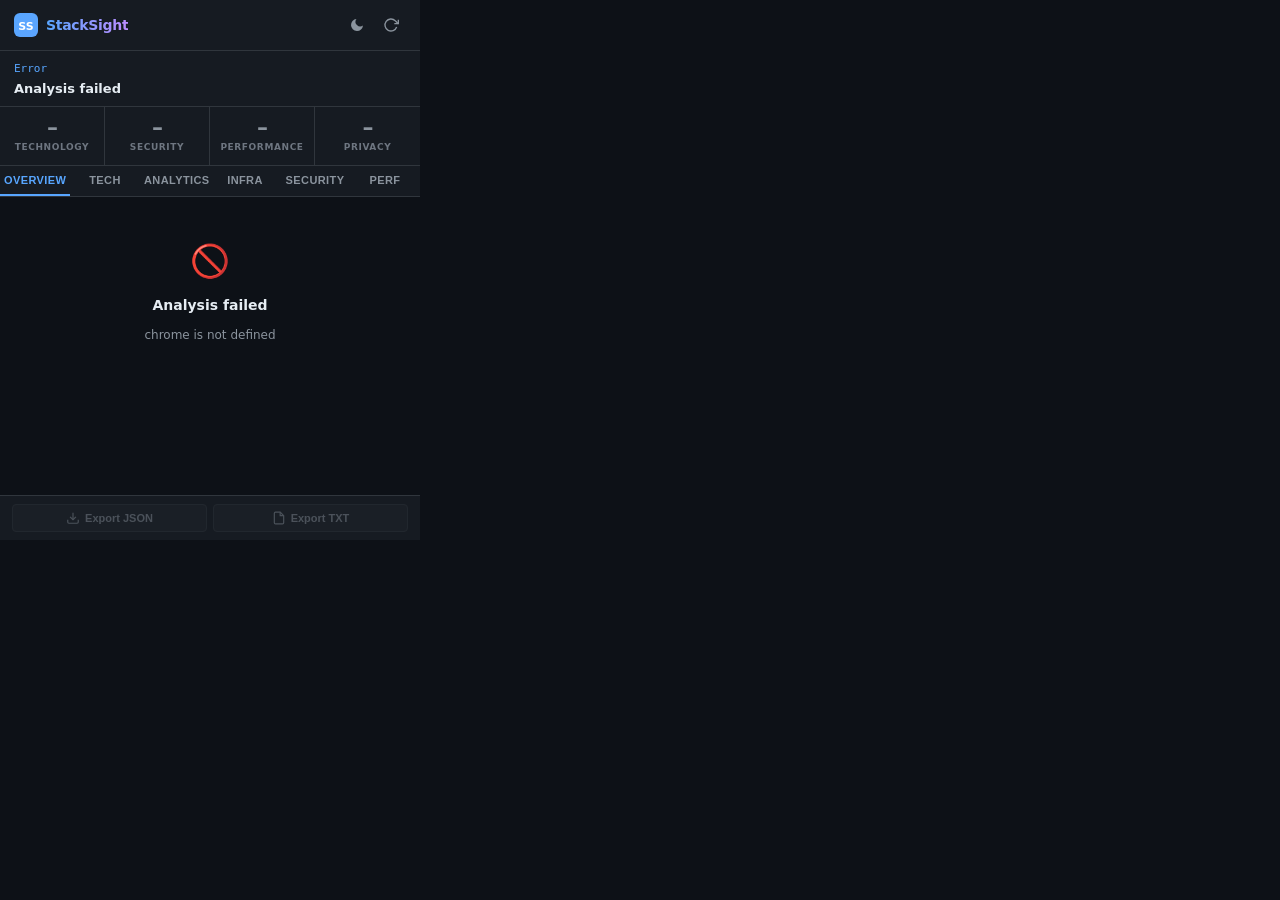
<file: popup/popup.html>
<!DOCTYPE html>
<html lang="en">
<head>
  <meta charset="UTF-8" />
  <meta name="viewport" content="width=device-width, initial-scale=1.0" />
  <title>StackSight</title>
  <link rel="stylesheet" href="popup.css" />
</head>
<body data-theme="dark">

  <!-- ── Header ─────────────────────────────── -->
  <header class="header">
    <div class="header-brand">
      <div class="logo-icon">
        <svg width="24" height="24" viewBox="0 0 24 24" fill="none">
          <rect width="24" height="24" rx="6" fill="url(#lg1)"/>
          <text x="12" y="17" text-anchor="middle" font-size="11" font-weight="700"
                font-family="system-ui,sans-serif" fill="white">SS</text>
          <defs>
            <linearGradient id="lg1" x1="0" y1="0" x2="24" y2="24">
              <stop offset="0%" stop-color="#58a6ff"/>
              <stop offset="100%" stop-color="#bc8cff"/>
            </linearGradient>
          </defs>
        </svg>
      </div>
      <span class="brand-name">StackSight</span>
    </div>
    <div class="header-actions">
      <button id="themeToggle" class="icon-btn" title="Toggle theme" aria-label="Toggle theme">
        <svg id="iconMoon" width="16" height="16" viewBox="0 0 24 24" fill="currentColor">
          <path d="M21 12.79A9 9 0 1 1 11.21 3 7 7 0 0 0 21 12.79z"/>
        </svg>
        <svg id="iconSun" width="16" height="16" viewBox="0 0 24 24" fill="currentColor" style="display:none">
          <circle cx="12" cy="12" r="5"/><line x1="12" y1="1" x2="12" y2="3" stroke="currentColor" stroke-width="2"/>
          <line x1="12" y1="21" x2="12" y2="23" stroke="currentColor" stroke-width="2"/>
          <line x1="4.22" y1="4.22" x2="5.64" y2="5.64" stroke="currentColor" stroke-width="2"/>
          <line x1="18.36" y1="18.36" x2="19.78" y2="19.78" stroke="currentColor" stroke-width="2"/>
          <line x1="1" y1="12" x2="3" y2="12" stroke="currentColor" stroke-width="2"/>
          <line x1="21" y1="12" x2="23" y2="12" stroke="currentColor" stroke-width="2"/>
          <line x1="4.22" y1="19.78" x2="5.64" y2="18.36" stroke="currentColor" stroke-width="2"/>
          <line x1="18.36" y1="5.64" x2="19.78" y2="4.22" stroke="currentColor" stroke-width="2"/>
        </svg>
      </button>
      <button id="refreshBtn" class="icon-btn" title="Re-analyze page" aria-label="Refresh">
        <svg width="16" height="16" viewBox="0 0 24 24" fill="none" stroke="currentColor" stroke-width="2">
          <polyline points="23 4 23 10 17 10"/>
          <path d="M20.49 15a9 9 0 1 1-2.12-9.36L23 10"/>
        </svg>
      </button>
    </div>
  </header>

  <!-- ── Site Info ─────────────────────────── -->
  <div class="site-info">
    <div id="siteUrl" class="site-url">Analyzing...</div>
    <div id="siteTitle" class="site-title">Please wait</div>
  </div>

  <!-- ── Score Grid ────────────────────────── -->
  <div class="scores-grid">
    <div class="score-card" id="card-tech">
      <div class="score-value" id="score-tech">–</div>
      <div class="score-label">Technology</div>
    </div>
    <div class="score-card" id="card-security">
      <div class="score-value" id="score-security">–</div>
      <div class="score-label">Security</div>
    </div>
    <div class="score-card" id="card-performance">
      <div class="score-value" id="score-performance">–</div>
      <div class="score-label">Performance</div>
    </div>
    <div class="score-card" id="card-privacy">
      <div class="score-value" id="score-privacy">–</div>
      <div class="score-label">Privacy</div>
    </div>
  </div>

  <!-- ── Tab Navigation ───────────────────── -->
  <nav class="tab-nav" role="tablist">
    <button class="tab-btn active" data-tab="overview" role="tab">Overview</button>
    <button class="tab-btn" data-tab="tech" role="tab">Tech</button>
    <button class="tab-btn" data-tab="analytics" role="tab">Analytics</button>
    <button class="tab-btn" data-tab="infra" role="tab">Infra</button>
    <button class="tab-btn" data-tab="security" role="tab">Security</button>
    <button class="tab-btn" data-tab="performance" role="tab">Perf</button>
  </nav>

  <!-- ── Tab Content ───────────────────────── -->
  <main class="tab-content">

    <!-- Overview Tab -->
    <div class="tab-panel active" id="tab-overview" role="tabpanel">
      <div id="overview-loading" class="loading-state">
        <div class="spinner"></div>
        <p>Scanning technology stack…</p>
      </div>
      <div id="overview-content" class="panel-content hidden">
        <section class="section">
          <h3 class="section-title">Detected Stack</h3>
          <div id="overview-stack" class="tech-grid"></div>
        </section>
        <section class="section">
          <h3 class="section-title">Quick Summary</h3>
          <div id="overview-summary" class="summary-list"></div>
        </section>
      </div>
      <div id="overview-error" class="error-state hidden"></div>
    </div>

    <!-- Technologies Tab -->
    <div class="tab-panel" id="tab-tech" role="tabpanel">
      <div class="panel-content">
        <section class="section">
          <h3 class="section-title">CMS</h3>
          <div id="tech-cms" class="tech-list"></div>
        </section>
        <section class="section">
          <h3 class="section-title">Frontend Frameworks</h3>
          <div id="tech-frameworks" class="tech-list"></div>
        </section>
        <section class="section">
          <h3 class="section-title">JavaScript Libraries</h3>
          <div id="tech-libraries" class="tech-list"></div>
        </section>
        <section class="section">
          <h3 class="section-title">Backend Technology</h3>
          <div id="tech-backend" class="tech-list"></div>
        </section>
      </div>
    </div>

    <!-- Analytics Tab -->
    <div class="tab-panel" id="tab-analytics" role="tabpanel">
      <div class="panel-content">
        <section class="section">
          <h3 class="section-title">Tracking & Analytics</h3>
          <div id="analytics-list" class="tech-list"></div>
        </section>
        <div id="analytics-empty" class="empty-state hidden">
          <div class="empty-icon">🔒</div>
          <p>No analytics or trackers detected</p>
          <span class="empty-sub">This site appears tracker-free</span>
        </div>
      </div>
    </div>

    <!-- Infrastructure Tab -->
    <div class="tab-panel" id="tab-infra" role="tabpanel">
      <div class="panel-content">
        <section class="section">
          <h3 class="section-title">CDN Provider</h3>
          <div id="infra-cdn" class="tech-list"></div>
        </section>
        <section class="section">
          <h3 class="section-title">Cloud Provider</h3>
          <div id="infra-cloud" class="tech-list"></div>
        </section>
        <section class="section">
          <h3 class="section-title">SSL / TLS</h3>
          <div id="infra-ssl" class="ssl-card"></div>
        </section>
      </div>
    </div>

    <!-- Security Tab -->
    <div class="tab-panel" id="tab-security" role="tabpanel">
      <div class="panel-content">
        <div id="security-score-bar" class="score-bar-wrap"></div>
        <section class="section">
          <h3 class="section-title">HTTP Security Headers</h3>
          <div id="security-headers" class="header-list"></div>
        </section>
        <section class="section">
          <h3 class="section-title">Recommendations</h3>
          <div id="security-recs" class="rec-list"></div>
        </section>
      </div>
    </div>

    <!-- Performance Tab -->
    <div class="tab-panel" id="tab-performance" role="tabpanel">
      <div class="panel-content">
        <div id="perf-score-bar" class="score-bar-wrap"></div>
        <section class="section">
          <h3 class="section-title">Resource Counts</h3>
          <div id="perf-resources" class="resource-grid"></div>
        </section>
        <section class="section">
          <h3 class="section-title">Recommendations</h3>
          <div id="perf-recs" class="rec-list"></div>
        </section>
      </div>
    </div>

  </main>

  <!-- ── Export Bar ────────────────────────── -->
  <div class="export-bar">
    <button id="exportJson" class="export-btn" disabled>
      <svg width="14" height="14" viewBox="0 0 24 24" fill="none" stroke="currentColor" stroke-width="2">
        <path d="M21 15v4a2 2 0 0 1-2 2H5a2 2 0 0 1-2-2v-4"/>
        <polyline points="7 10 12 15 17 10"/>
        <line x1="12" y1="15" x2="12" y2="3"/>
      </svg>
      Export JSON
    </button>
    <button id="exportTxt" class="export-btn" disabled>
      <svg width="14" height="14" viewBox="0 0 24 24" fill="none" stroke="currentColor" stroke-width="2">
        <path d="M14 2H6a2 2 0 0 0-2 2v16a2 2 0 0 0 2 2h12a2 2 0 0 0 2-2V8z"/>
        <polyline points="14 2 14 8 20 8"/>
      </svg>
      Export TXT
    </button>
  </div>

  <!-- Service scripts (loaded in popup context) -->
  <script src="../services/detector.js"></script>
  <script src="../services/cms-detector.js"></script>
  <script src="../services/framework-detector.js"></script>
  <script src="../services/analytics-detector.js"></script>
  <script src="../services/cloud-detector.js"></script>
  <script src="../services/cdn-detector.js"></script>
  <script src="../services/security-detector.js"></script>
  <script src="../services/performance-detector.js"></script>
  <script src="../services/export-service.js"></script>
  <script src="popup.js"></script>
</body>
</html>
</file>
<file: popup/popup.css>
/* StackSight – popup.css
   Modern dark/light theme, card-based layout, 420px popup */

/* ── CSS Variables ─────────────────────────────────────── */
:root {
  --bg-primary:    #0d1117;
  --bg-secondary:  #161b22;
  --bg-tertiary:   #21262d;
  --bg-hover:      #292e36;
  --border-color:  #30363d;
  --text-primary:  #e6edf3;
  --text-secondary:#8b949e;
  --text-muted:    #6e7681;
  --accent:        #58a6ff;
  --accent-hover:  #79b8ff;
  --success:       #3fb950;
  --success-bg:    rgba(63,185,80,.15);
  --warning:       #d29922;
  --warning-bg:    rgba(210,153,34,.15);
  --danger:        #f85149;
  --danger-bg:     rgba(248,81,73,.15);
  --purple:        #bc8cff;
  --orange:        #ffa657;
  --radius-sm:     4px;
  --radius-md:     8px;
  --radius-lg:     12px;
  --shadow:        0 4px 16px rgba(0,0,0,.4);
  --transition:    .18s ease;
}

[data-theme="light"] {
  --bg-primary:    #f6f8fa;
  --bg-secondary:  #ffffff;
  --bg-tertiary:   #f6f8fa;
  --bg-hover:      #eaeef2;
  --border-color:  #d0d7de;
  --text-primary:  #24292f;
  --text-secondary:#57606a;
  --text-muted:    #8c959f;
  --accent:        #0969da;
  --accent-hover:  #0550ae;
  --success:       #1a7f37;
  --success-bg:    rgba(26,127,55,.12);
  --warning:       #9a6700;
  --warning-bg:    rgba(154,103,0,.12);
  --danger:        #cf222e;
  --danger-bg:     rgba(207,34,46,.12);
  --purple:        #8250df;
  --orange:        #bc4c00;
  --shadow:        0 4px 16px rgba(0,0,0,.1);
}

/* ── Reset & Base ──────────────────────────────────────── */
*,*::before,*::after { box-sizing: border-box; margin: 0; padding: 0; }

body {
  width: 420px;
  min-height: 540px;
  max-height: 640px;
  display: flex;
  flex-direction: column;
  background: var(--bg-primary);
  color: var(--text-primary);
  font-family: -apple-system, BlinkMacSystemFont, 'Segoe UI', 'Inter', system-ui, sans-serif;
  font-size: 13px;
  line-height: 1.5;
  overflow: hidden;
}

/* ── Header ────────────────────────────────────────────── */
.header {
  display: flex;
  align-items: center;
  justify-content: space-between;
  padding: 10px 14px;
  background: var(--bg-secondary);
  border-bottom: 1px solid var(--border-color);
  flex-shrink: 0;
}

.header-brand {
  display: flex;
  align-items: center;
  gap: 8px;
}

.logo-icon {
  width: 24px;
  height: 24px;
  border-radius: 6px;
  display: flex;
  align-items: center;
  justify-content: center;
  flex-shrink: 0;
}

.brand-name {
  font-size: 14px;
  font-weight: 700;
  background: linear-gradient(90deg, var(--accent), var(--purple));
  -webkit-background-clip: text;
  -webkit-text-fill-color: transparent;
  background-clip: text;
  letter-spacing: -.3px;
}

.header-actions {
  display: flex;
  align-items: center;
  gap: 4px;
}

.icon-btn {
  display: flex;
  align-items: center;
  justify-content: center;
  width: 30px;
  height: 30px;
  background: transparent;
  border: none;
  border-radius: var(--radius-sm);
  color: var(--text-secondary);
  cursor: pointer;
  transition: background var(--transition), color var(--transition);
}
.icon-btn:hover { background: var(--bg-hover); color: var(--text-primary); }

/* ── Site Info ─────────────────────────────────────────── */
.site-info {
  padding: 10px 14px 8px;
  background: var(--bg-secondary);
  border-bottom: 1px solid var(--border-color);
  flex-shrink: 0;
}

.site-url {
  font-size: 11px;
  color: var(--accent);
  font-weight: 500;
  white-space: nowrap;
  overflow: hidden;
  text-overflow: ellipsis;
  font-family: 'SF Mono', 'Fira Code', monospace;
}

.site-title {
  font-size: 13px;
  font-weight: 600;
  color: var(--text-primary);
  margin-top: 1px;
  white-space: nowrap;
  overflow: hidden;
  text-overflow: ellipsis;
}

/* ── Score Grid ────────────────────────────────────────── */
.scores-grid {
  display: grid;
  grid-template-columns: repeat(4, 1fr);
  gap: 0;
  border-bottom: 1px solid var(--border-color);
  flex-shrink: 0;
}

.score-card {
  display: flex;
  flex-direction: column;
  align-items: center;
  justify-content: center;
  padding: 10px 4px;
  border-right: 1px solid var(--border-color);
  background: var(--bg-secondary);
  transition: background var(--transition);
  cursor: default;
}
.score-card:last-child { border-right: none; }
.score-card:hover { background: var(--bg-hover); }

.score-value {
  font-size: 22px;
  font-weight: 800;
  line-height: 1;
  color: var(--text-secondary);
  font-variant-numeric: tabular-nums;
  letter-spacing: -1px;
  transition: color var(--transition);
}

.score-value.high   { color: var(--success); }
.score-value.medium { color: var(--warning); }
.score-value.low    { color: var(--orange); }
.score-value.poor   { color: var(--danger); }

.score-label {
  font-size: 9px;
  font-weight: 600;
  text-transform: uppercase;
  letter-spacing: .6px;
  color: var(--text-muted);
  margin-top: 2px;
}

/* ── Tab Navigation ────────────────────────────────────── */
.tab-nav {
  display: flex;
  gap: 0;
  background: var(--bg-secondary);
  border-bottom: 1px solid var(--border-color);
  overflow-x: auto;
  flex-shrink: 0;
  scrollbar-width: none;
}
.tab-nav::-webkit-scrollbar { display: none; }

.tab-btn {
  flex: 1;
  min-width: 0;
  padding: 8px 4px;
  background: transparent;
  border: none;
  border-bottom: 2px solid transparent;
  color: var(--text-secondary);
  font-size: 11px;
  font-weight: 600;
  cursor: pointer;
  text-transform: uppercase;
  letter-spacing: .4px;
  transition: color var(--transition), border-color var(--transition);
  white-space: nowrap;
}
.tab-btn:hover { color: var(--text-primary); }
.tab-btn.active {
  color: var(--accent);
  border-bottom-color: var(--accent);
}

/* ── Tab Content ───────────────────────────────────────── */
.tab-content {
  flex: 1;
  position: relative;
}

.tab-panel {
  display: none;
  height: 100%;
  overflow-y: auto;
  scrollbar-width: thin;
  scrollbar-color: var(--border-color) transparent;
}
.tab-panel.active { display: block; }
.tab-panel::-webkit-scrollbar { width: 4px; }
.tab-panel::-webkit-scrollbar-track { background: transparent; }
.tab-panel::-webkit-scrollbar-thumb { background: var(--border-color); border-radius: 2px; }

.panel-content { padding: 12px 14px; }

/* ── Sections ──────────────────────────────────────────── */
.section { margin-bottom: 16px; }
.section:last-child { margin-bottom: 0; }

.section-title {
  font-size: 10px;
  font-weight: 700;
  text-transform: uppercase;
  letter-spacing: .8px;
  color: var(--text-muted);
  margin-bottom: 8px;
  padding-bottom: 6px;
  border-bottom: 1px solid var(--border-color);
}

/* ── Tech Grid (Overview) ──────────────────────────────── */
.tech-grid {
  display: flex;
  flex-wrap: wrap;
  gap: 6px;
}

.tech-chip {
  display: inline-flex;
  align-items: center;
  gap: 5px;
  padding: 4px 8px;
  background: var(--bg-tertiary);
  border: 1px solid var(--border-color);
  border-radius: 20px;
  font-size: 11px;
  font-weight: 500;
  color: var(--text-primary);
  transition: border-color var(--transition), background var(--transition);
}
.tech-chip:hover {
  border-color: var(--accent);
  background: var(--bg-hover);
}
.tech-chip .chip-icon { font-size: 13px; }
.tech-chip .chip-conf {
  font-size: 9px;
  color: var(--text-muted);
  font-weight: 600;
}

/* ── Tech List (detailed) ──────────────────────────────── */
.tech-list { display: flex; flex-direction: column; gap: 6px; }

.tech-item {
  display: flex;
  align-items: center;
  gap: 10px;
  padding: 8px 10px;
  background: var(--bg-secondary);
  border: 1px solid var(--border-color);
  border-radius: var(--radius-md);
  transition: border-color var(--transition), background var(--transition);
}
.tech-item:hover {
  border-color: var(--accent);
  background: var(--bg-hover);
}

.tech-icon {
  font-size: 18px;
  width: 28px;
  text-align: center;
  flex-shrink: 0;
}

.tech-info { flex: 1; min-width: 0; }
.tech-name {
  font-size: 13px;
  font-weight: 600;
  color: var(--text-primary);
}
.tech-desc {
  font-size: 11px;
  color: var(--text-secondary);
  white-space: nowrap;
  overflow: hidden;
  text-overflow: ellipsis;
}
.tech-version {
  font-size: 10px;
  color: var(--accent);
  font-family: 'SF Mono', monospace;
  font-weight: 500;
  margin-top: 1px;
}

.confidence-bar {
  display: flex;
  flex-direction: column;
  align-items: flex-end;
  gap: 3px;
  flex-shrink: 0;
}
.conf-label {
  font-size: 11px;
  font-weight: 700;
  color: var(--text-primary);
}
.conf-track {
  width: 48px;
  height: 3px;
  background: var(--bg-hover);
  border-radius: 2px;
  overflow: hidden;
}
.conf-fill {
  height: 100%;
  border-radius: 2px;
  transition: width .5s ease;
}
.conf-fill.high   { background: var(--success); }
.conf-fill.medium { background: var(--warning); }
.conf-fill.low    { background: var(--orange); }
.conf-fill.poor   { background: var(--danger); }

.none-msg {
  font-size: 12px;
  color: var(--text-muted);
  padding: 8px 0;
  font-style: italic;
}

/* ── Summary List ──────────────────────────────────────── */
.summary-list { display: flex; flex-direction: column; gap: 5px; }

.summary-row {
  display: flex;
  align-items: center;
  justify-content: space-between;
  padding: 5px 10px;
  background: var(--bg-secondary);
  border: 1px solid var(--border-color);
  border-radius: var(--radius-sm);
  font-size: 12px;
}
.summary-key {
  color: var(--text-secondary);
  font-weight: 500;
}
.summary-val {
  color: var(--text-primary);
  font-weight: 600;
  font-size: 11px;
}
.summary-val.accent { color: var(--accent); }
.summary-val.success { color: var(--success); }
.summary-val.danger { color: var(--danger); }

/* ── Security Headers ──────────────────────────────────── */
.header-list { display: flex; flex-direction: column; gap: 5px; }

.header-item {
  display: flex;
  align-items: center;
  justify-content: space-between;
  padding: 6px 10px;
  background: var(--bg-secondary);
  border: 1px solid var(--border-color);
  border-radius: var(--radius-sm);
  gap: 8px;
}
.header-name {
  font-size: 11px;
  font-weight: 600;
  font-family: 'SF Mono', 'Fira Code', monospace;
  color: var(--text-primary);
  flex: 1;
  min-width: 0;
  overflow: hidden;
  text-overflow: ellipsis;
  white-space: nowrap;
}
.header-badge {
  flex-shrink: 0;
  display: flex;
  align-items: center;
  gap: 4px;
  font-size: 10px;
  font-weight: 600;
  padding: 2px 7px;
  border-radius: 10px;
}
.header-badge.present {
  background: var(--success-bg);
  color: var(--success);
}
.header-badge.missing {
  background: var(--danger-bg);
  color: var(--danger);
}

/* ── SSL Card ──────────────────────────────────────────── */
.ssl-card {
  background: var(--bg-secondary);
  border: 1px solid var(--border-color);
  border-radius: var(--radius-md);
  padding: 10px 12px;
  display: flex;
  flex-direction: column;
  gap: 6px;
}
.ssl-row {
  display: flex;
  justify-content: space-between;
  font-size: 12px;
}
.ssl-key { color: var(--text-secondary); }
.ssl-val { font-weight: 600; color: var(--text-primary); }
.ssl-val.secure { color: var(--success); }
.ssl-val.insecure { color: var(--danger); }

/* ── Score Bar ─────────────────────────────────────────── */
.score-bar-wrap {
  display: flex;
  align-items: center;
  justify-content: space-between;
  background: var(--bg-secondary);
  border: 1px solid var(--border-color);
  border-radius: var(--radius-md);
  padding: 10px 14px;
  margin-bottom: 12px;
  gap: 12px;
}
.score-bar-label {
  font-size: 12px;
  font-weight: 600;
  color: var(--text-secondary);
  flex-shrink: 0;
}
.score-bar-track {
  flex: 1;
  height: 6px;
  background: var(--bg-hover);
  border-radius: 3px;
  overflow: hidden;
}
.score-bar-fill {
  height: 100%;
  border-radius: 3px;
  transition: width .6s ease;
}
.score-bar-num {
  font-size: 14px;
  font-weight: 700;
  flex-shrink: 0;
  min-width: 36px;
  text-align: right;
}

/* ── Resource Grid ─────────────────────────────────────── */
.resource-grid {
  display: grid;
  grid-template-columns: 1fr 1fr;
  gap: 6px;
}
.resource-card {
  background: var(--bg-secondary);
  border: 1px solid var(--border-color);
  border-radius: var(--radius-md);
  padding: 8px 10px;
  display: flex;
  align-items: center;
  gap: 8px;
}
.resource-icon { font-size: 18px; }
.resource-info { flex: 1; }
.resource-count {
  font-size: 18px;
  font-weight: 700;
  line-height: 1;
  color: var(--text-primary);
}
.resource-count.warn { color: var(--warning); }
.resource-count.bad  { color: var(--danger); }
.resource-name {
  font-size: 10px;
  color: var(--text-muted);
  text-transform: uppercase;
  letter-spacing: .5px;
  font-weight: 600;
}

/* ── Recommendations ───────────────────────────────────── */
.rec-list { display: flex; flex-direction: column; gap: 5px; }

.rec-item {
  display: flex;
  align-items: flex-start;
  gap: 8px;
  padding: 6px 10px;
  border-radius: var(--radius-sm);
  font-size: 11px;
  line-height: 1.4;
}
.rec-item.warn {
  background: var(--warning-bg);
  border: 1px solid rgba(210,153,34,.25);
  color: var(--warning);
}
.rec-item.info {
  background: rgba(88,166,255,.1);
  border: 1px solid rgba(88,166,255,.2);
  color: var(--accent);
}
.rec-item.good {
  background: var(--success-bg);
  border: 1px solid rgba(63,185,80,.2);
  color: var(--success);
}
.rec-icon { flex-shrink: 0; font-size: 12px; }

/* ── Loading State ─────────────────────────────────────── */
.loading-state {
  display: flex;
  flex-direction: column;
  align-items: center;
  justify-content: center;
  padding: 40px 20px;
  gap: 12px;
  color: var(--text-secondary);
  font-size: 13px;
}

.spinner {
  width: 28px;
  height: 28px;
  border: 2px solid var(--border-color);
  border-top-color: var(--accent);
  border-radius: 50%;
  animation: spin .7s linear infinite;
}

@keyframes spin { to { transform: rotate(360deg); } }

/* ── Error State ───────────────────────────────────────── */
.error-state {
  display: flex;
  flex-direction: column;
  align-items: center;
  justify-content: center;
  padding: 40px 20px;
  gap: 10px;
  text-align: center;
}
.error-icon { font-size: 32px; }
.error-title {
  font-size: 14px;
  font-weight: 600;
  color: var(--text-primary);
}
.error-msg {
  font-size: 12px;
  color: var(--text-secondary);
  max-width: 280px;
}

/* ── Empty State ───────────────────────────────────────── */
.empty-state {
  display: flex;
  flex-direction: column;
  align-items: center;
  padding: 30px 20px;
  gap: 8px;
  text-align: center;
}
.empty-icon { font-size: 28px; }
.empty-state p {
  font-size: 13px;
  font-weight: 600;
  color: var(--text-primary);
}
.empty-sub {
  font-size: 11px;
  color: var(--text-muted);
}

/* ── Export Bar ────────────────────────────────────────── */
.export-bar {
  display: flex;
  gap: 6px;
  padding: 8px 12px;
  background: var(--bg-secondary);
  border-top: 1px solid var(--border-color);
  flex-shrink: 0;
}

.export-btn {
  flex: 1;
  display: flex;
  align-items: center;
  justify-content: center;
  gap: 5px;
  padding: 6px 10px;
  background: var(--bg-tertiary);
  border: 1px solid var(--border-color);
  border-radius: var(--radius-sm);
  color: var(--text-secondary);
  font-size: 11px;
  font-weight: 600;
  cursor: pointer;
  transition: all var(--transition);
}
.export-btn:not(:disabled):hover {
  background: var(--accent);
  border-color: var(--accent);
  color: white;
}
.export-btn:disabled {
  opacity: .45;
  cursor: not-allowed;
}

/* ── Utility ───────────────────────────────────────────── */
.hidden { display: none !important; }

/* ── Scrollbar Global ──────────────────────────────────── */
* {
  scrollbar-width: thin;
  scrollbar-color: var(--border-color) transparent;
}
</file>
